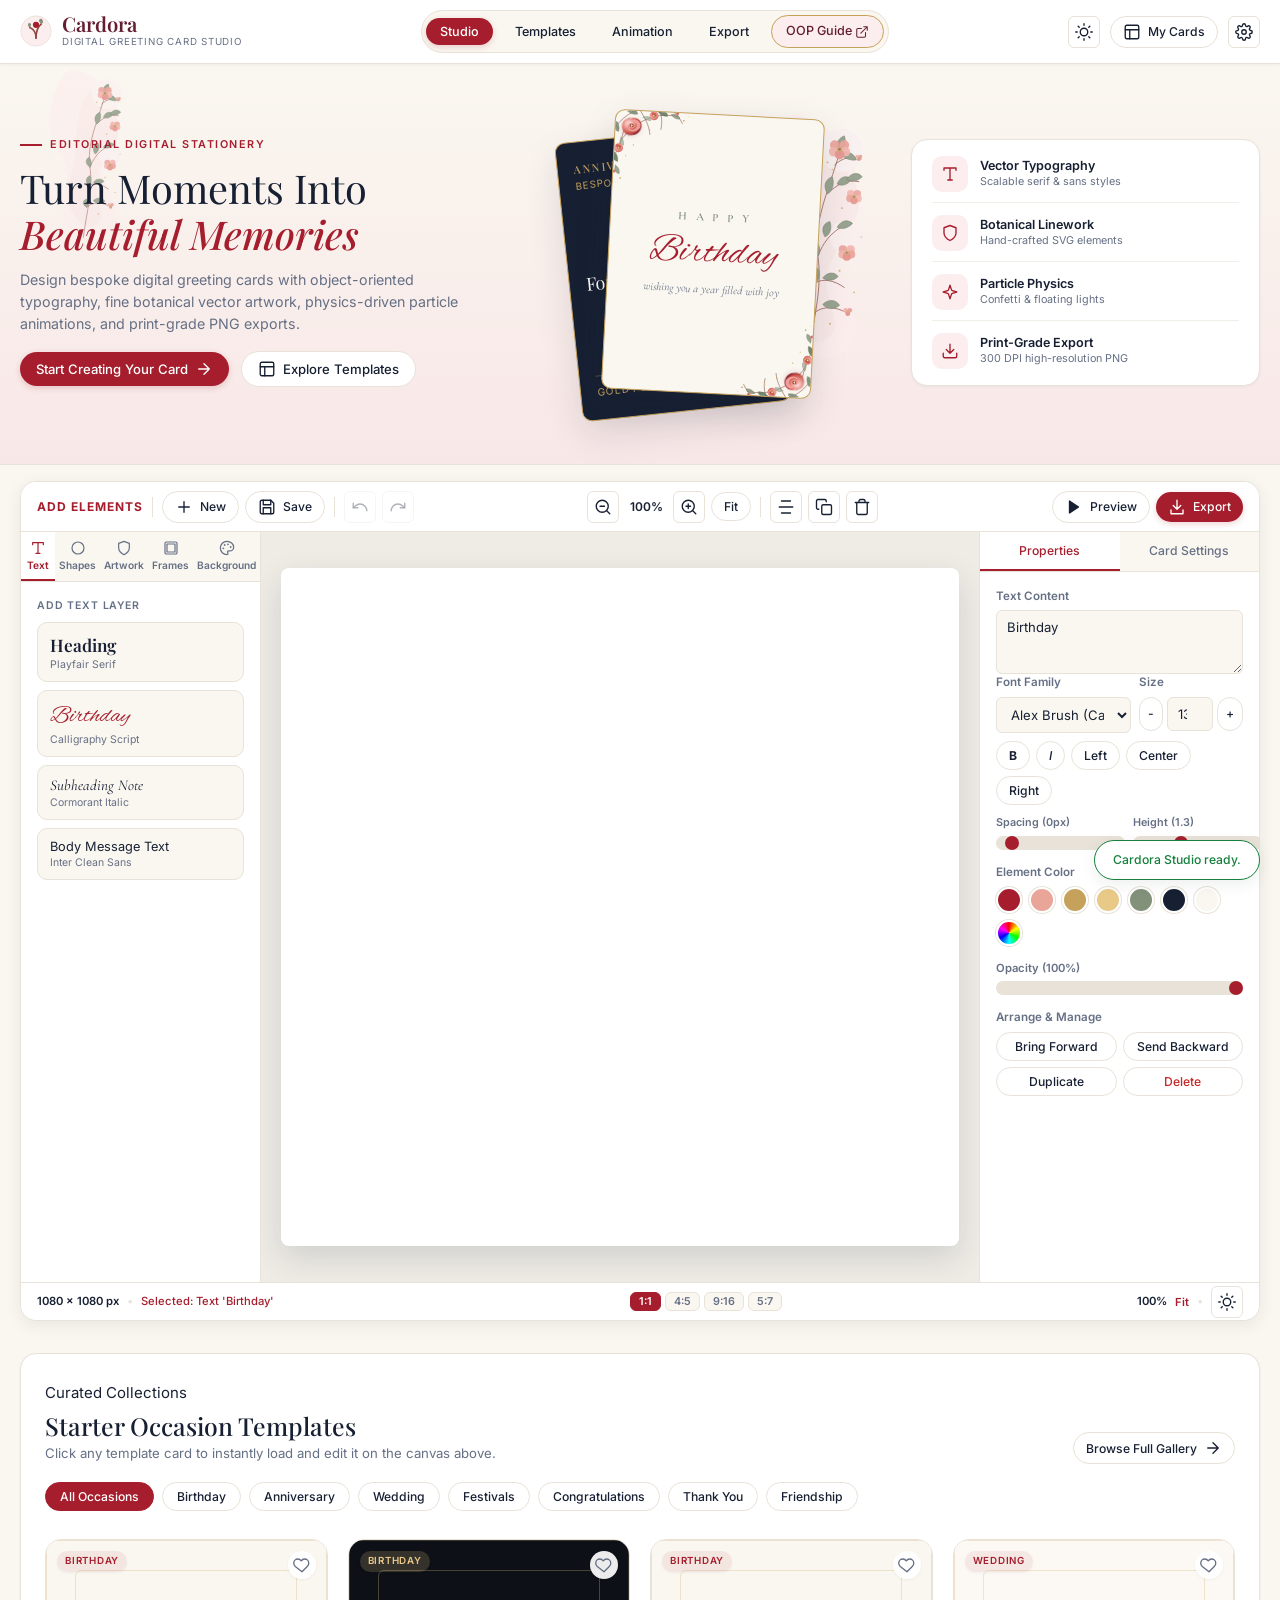
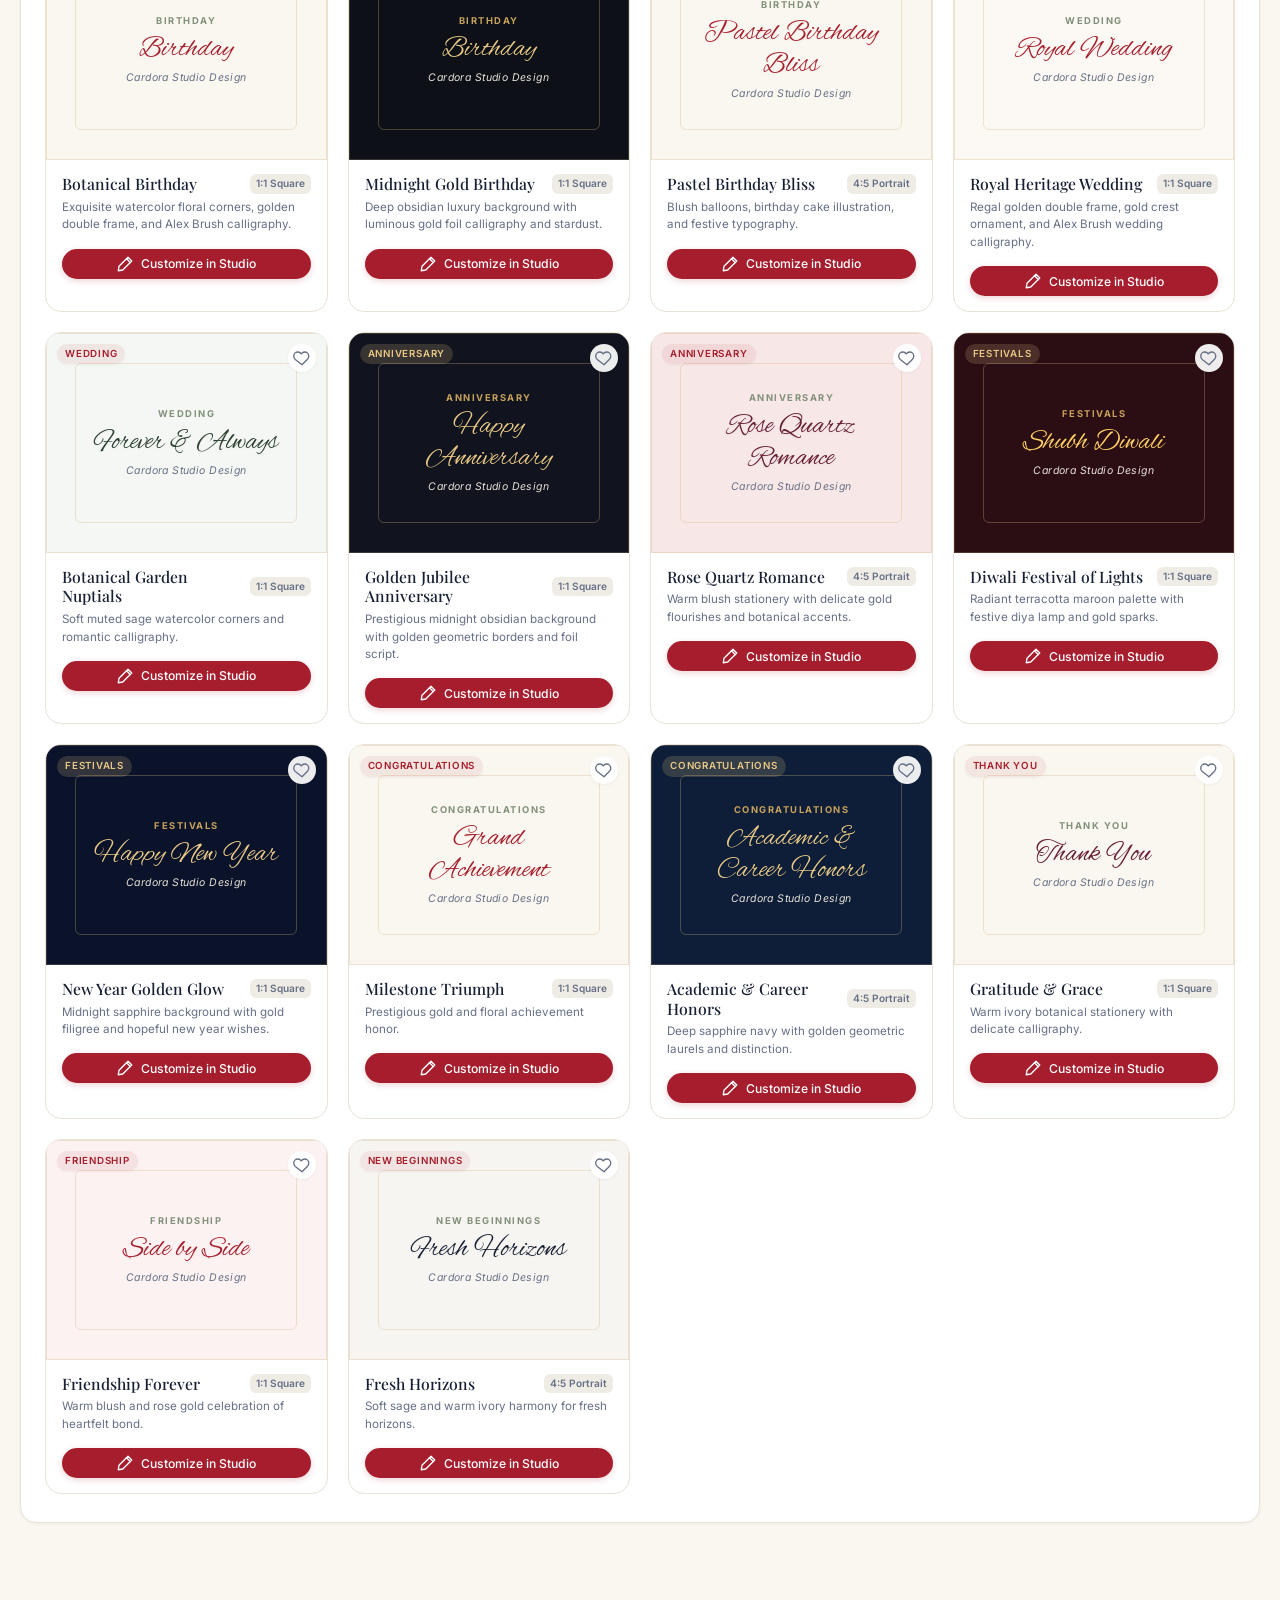
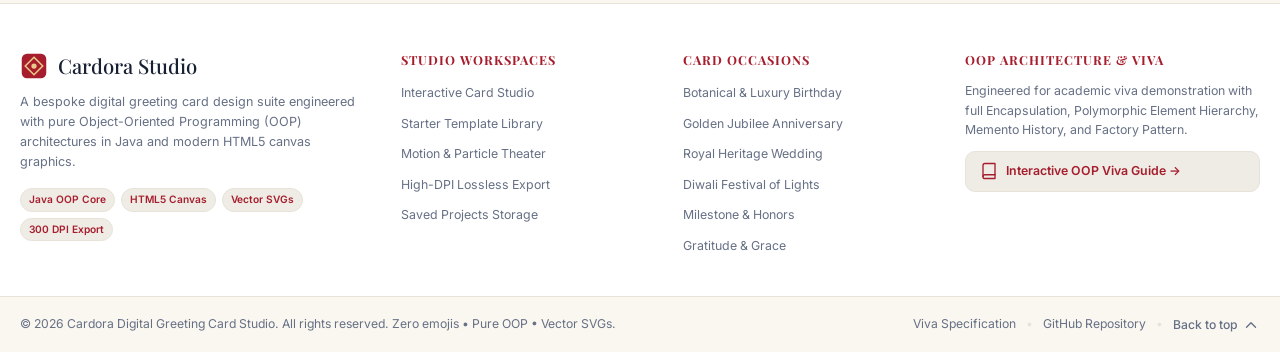
<file: index.html>
<!doctype html>
<html lang="en">
<head>
  <meta charset="UTF-8">
  <meta name="viewport" content="width=device-width, initial-scale=1.0">
  <meta name="theme-color" content="#A61E2D">
  <title>Cardora — Digital Greeting Card Studio</title>
  <meta name="description" content="Design bespoke digital greeting cards with Object-Oriented software architecture, botanical vector illustrations, dynamic motion, and high-DPI export.">
  <link rel="icon" type="image/svg+xml" href="assets/illustrations/botanical-sidebar.svg">
  
  <!-- Premium Stationery Typography: Serif, Editorial, and Calligraphy Cursive -->
  <link rel="preconnect" href="https://fonts.googleapis.com">
  <link rel="preconnect" href="https://fonts.gstatic.com" crossorigin>
  <link href="https://fonts.googleapis.com/css2?family=Alex+Brush&family=Cinzel:wght@500;700&family=Cormorant+Garamond:ital,wght@0,400;0,600;1,400;1,600&family=Great+Vibes&family=Inter:wght@400;500;600;700&family=Playfair+Display:ital,wght@0,400;0,600;0,700;1,400;1,600&display=swap" rel="stylesheet">

  <link rel="stylesheet" href="src/styles.css">
  <script type="module" src="src/app.js"></script>
</head>
<body>

  <!-- Site Compact Header -->
  <header class="site-header" id="site-header">
    <div class="container header-inner">
      <a href="#studio" class="brand" aria-label="Cardora Studio Home">
        <!-- Botanical Sprout Brand Mark -->
        <svg class="brand-symbol" viewBox="0 0 36 36" fill="none" aria-hidden="true">
          <circle cx="18" cy="18" r="17" fill="#FCEEEE" stroke="#E8E2D8"/>
          <path d="M18 26 C18 19 19 14 24 10" stroke="#8C4A42" stroke-width="2" stroke-linecap="round"/>
          <path d="M18 26 C18 20 16 16 11 14" stroke="#8C4A42" stroke-width="1.8" stroke-linecap="round"/>
          <path d="M24 10 C21 8 20 5 24 4 C27 7 26 9 24 10 Z" fill="#81917A"/>
          <path d="M11 14 C13 12 13 9 10 9 C8 11 9 13 11 14 Z" fill="#81917A"/>
          <circle cx="18" cy="11" r="3.5" fill="#A61E2D"/>
        </svg>
        <div class="brand-text">
          <span class="brand-name">Cardora</span>
          <span class="brand-desc">Digital Greeting Card Studio</span>
        </div>
      </a>

      <!-- View Switcher Tabs -->
      <nav class="nav-links" id="main-nav" aria-label="Application Views">
        <button class="nav-link active" data-view="studio">Studio</button>
        <button class="nav-link" data-view="templates">Templates</button>
        <button class="nav-link" data-view="animation">Animation</button>
        <button class="nav-link" data-view="export">Export</button>
        <a href="oops-guide.html" class="nav-link highlight-link" title="View Detailed OOP Architecture">
          <span>OOP Guide</span>
          <svg class="icon" style="width: 14px; height: 14px;" viewBox="0 0 24 24"><path d="M18 13v6a2 2 0 0 1-2 2H5a2 2 0 0 1-2-2V8a2 2 0 0 1 2-2h6M15 3h6v6M10 14 21 3"/></svg>
        </a>
      </nav>

      <!-- Header Utilities & Theme Switcher -->
      <div class="header-actions">
        <!-- Theme Toggle (Light / Dark) -->
        <button class="btn btn-icon theme-toggle-btn" id="theme-toggle-header" title="Toggle Light / Dark Mode" aria-label="Toggle Theme">
          <svg class="icon theme-icon-sun" viewBox="0 0 24 24"><circle cx="12" cy="12" r="5"/><path d="M12 1v2M12 21v2M4.22 4.22l1.42 1.42M18.36 18.36l1.42 1.42M1 12h2M21 12h2M4.22 19.78l1.42-1.42M18.36 5.64l1.42-1.42"/></svg>
          <svg class="icon theme-icon-moon" style="display:none;" viewBox="0 0 24 24"><path d="M21 12.79A9 9 0 1 1 11.21 3 7 7 0 0 0 21 12.79z"/></svg>
        </button>

        <button class="btn btn-secondary btn-sm" id="nav-my-cards">
          <svg class="icon" viewBox="0 0 24 24"><rect x="3" y="3" width="18" height="18" rx="2"/><path d="M3 9h18M9 21V9"/></svg>
          <span>My Cards</span>
        </button>
        <button class="btn btn-icon" id="nav-settings" title="Settings">
          <svg class="icon" viewBox="0 0 24 24"><circle cx="12" cy="12" r="3"/><path d="M19.4 15a1.65 1.65 0 0 0 .33 1.82l.06.06a2 2 0 0 1 0 2.83 2 2 0 0 1-2.83 0l-.06-.06a1.65 1.65 0 0 0-1.82-.33 1.65 1.65 0 0 0-1 1.51V21a2 2 0 0 1-2 2 2 2 0 0 1-2-2v-.09A1.65 1.65 0 0 0 9 19.4a1.65 1.65 0 0 0-1.82.33l-.06.06a2 2 0 0 1-2.83 0 2 2 0 0 1 0-2.83l.06-.06a1.65 1.65 0 0 0 .33-1.82 1.65 1.65 0 0 0-1.51-1H3a2 2 0 0 1-2-2 2 2 0 0 1 2-2h.09A1.65 1.65 0 0 0 4.6 9a1.65 1.65 0 0 0-.33-1.82l-.06-.06a2 2 0 0 1 0-2.83 2 2 0 0 1 2.83 0l.06.06a1.65 1.65 0 0 0 1.82.33H9a1.65 1.65 0 0 0 1-1.51V3a2 2 0 0 1 2-2 2 2 0 0 1 2 2v.09a1.65 1.65 0 0 0 1 1.51 1.65 1.65 0 0 0 1.82-.33l.06-.06a2 2 0 0 1 2.83 0 2 2 0 0 1 0 2.83l-.06.06a1.65 1.65 0 0 0-.33 1.82V9a1.65 1.65 0 0 0 1.51 1H21a2 2 0 0 1 2 2 2 2 0 0 1-2 2h-.09a1.65 1.65 0 0 0-1.51 1z"/></svg>
        </button>
        <button class="btn btn-icon mobile-menu-btn" id="mobile-toggle" aria-label="Open menu">
          <svg class="icon" viewBox="0 0 24 24"><path d="M4 6h16M4 12h16M4 18h16"/></svg>
        </button>
      </div>
    </div>
  </header>

  <!-- Mobile Drawer -->
  <div class="modal-backdrop" id="mobile-drawer" aria-hidden="true">
    <div class="modal-dialog" style="max-width: 300px; height: 100%; border-radius: 0; position: fixed; left: 0; top: 0;">
      <div class="modal-header">
        <span class="brand-name">Cardora</span>
        <button class="btn btn-icon" id="close-drawer" aria-label="Close menu">
          <svg class="icon" viewBox="0 0 24 24"><path d="m6 6 12 12M18 6 6 18"/></svg>
        </button>
      </div>
      <div class="modal-body" style="justify-content: space-between;">
        <nav style="display: flex; flex-direction: column; gap: 12px;">
          <button class="drawer-link nav-link active" data-view="studio" style="text-align: left; width: 100%;">Studio</button>
          <button class="drawer-link nav-link" data-view="templates" style="text-align: left; width: 100%;">Templates</button>
          <button class="drawer-link nav-link" data-view="animation" style="text-align: left; width: 100%;">Animation</button>
          <button class="drawer-link nav-link" data-view="export" style="text-align: left; width: 100%;">Export</button>
          <a href="oops-guide.html" class="nav-link highlight-link" style="display: block; text-align: left;">OOP Guide</a>
        </nav>
      </div>
    </div>
  </div>

  <main>
    <!-- =======================================================================
         HERO SECTION: 3-COLUMN EDITORIAL STATIONERY SHOWCASE (EXACT TO REFERENCE)
         ======================================================================= -->
    <section class="hero-section" id="hero" aria-labelledby="hero-title">
      <!-- Decorative Botanical Sprig in Top-Left Corner -->
      <img src="assets/illustrations/botanical-sidebar.svg" alt="" class="hero-corner-botanical" aria-hidden="true" />

      <div class="container hero-grid-3col">
        <!-- Column 1: Copy & CTAs -->
        <div class="hero-copy">
          <div class="eyebrow">
            <span class="eyebrow-line"></span>
            <span>EDITORIAL DIGITAL STATIONERY</span>
          </div>
          <h1 class="hero-title" id="hero-title">
            Turn Moments Into <span class="accent">Beautiful Memories</span>
          </h1>
          <p class="hero-subtitle">
            Design bespoke digital greeting cards with object-oriented typography, fine botanical vector artwork, physics-driven particle animations, and print-grade PNG exports.
          </p>
          <div class="hero-ctas">
            <button class="btn btn-primary" id="hero-create-btn">
              <span>Start Creating Your Card</span>
              <svg class="icon" viewBox="0 0 24 24"><path d="M5 12h14M12 5l7 7-7 7"/></svg>
            </button>
            <button class="btn btn-secondary" id="hero-templates-btn">
              <svg class="icon" viewBox="0 0 24 24"><rect x="3" y="3" width="18" height="18" rx="2"/><path d="M3 9h18M9 21V9"/></svg>
              <span>Explore Templates</span>
            </button>
          </div>
        </div>

        <!-- Column 2: Layered 3D Visual Cards Showcase -->
        <div class="hero-artwork-wrap" aria-hidden="true">
          <div class="artwork-bg-shape"></div>
          <img src="assets/illustrations/botanical-sidebar.svg" alt="" class="artwork-botanical-branch" />

          <!-- Back Card (Anniversary navy & gold) -->
          <div class="card-layer card-layer-back">
            <div>
              <h4>Anniversary</h4>
              <div style="font-size: 0.65rem; color: #C6A15B; letter-spacing: 0.12em; margin-top: 4px;">BESPOKE EDITION</div>
            </div>
            <p>Forever &amp; Always</p>
            <div style="display: flex; justify-content: space-between; align-items: center; border-top: 1px solid rgba(198,161,91,0.35); padding-top: 8px;">
              <span style="font-size: 0.68rem; color: #C6A15B; letter-spacing: 0.08em;">GOLD FOIL ACCENTS</span>
              <svg style="width: 14px; height: 14px; fill: #C6A15B;" viewBox="0 0 24 24"><path d="M12 2l3.09 6.26L22 9.27l-5 4.87 1.18 6.88L12 17.77l-6.18 3.25L7 14.14 2 9.27l6.91-1.01L12 2z"/></svg>
            </div>
          </div>

          <!-- Front Card (Botanical Birthday with Watercolor Floral Corners) -->
          <div class="card-layer card-layer-front">
            <img src="assets/illustrations/watercolor-floral-corner.svg" class="card-front-corner-tl" alt="" />
            <img src="assets/illustrations/watercolor-floral-corner.svg" class="card-front-corner-br" alt="" />
            <div class="card-front-content">
              <div class="card-front-tracked">H A P P Y</div>
              <div class="card-front-title">Birthday</div>
              <div class="card-front-sub">wishing you a year filled with joy</div>
            </div>
          </div>
        </div>

        <!-- Column 3: 4-Item Feature List (Inside Hero exactly as shown in screenshot) -->
        <div class="hero-features-col">
          <div class="hero-feature-item">
            <div class="feature-icon-badge">
              <svg class="icon" viewBox="0 0 24 24"><path d="M4 7V4h16v3M9 20h6M12 4v16"/></svg>
            </div>
            <div class="feature-text">
              <h4>Vector Typography</h4>
              <p>Scalable serif &amp; sans styles</p>
            </div>
          </div>

          <div class="hero-feature-item">
            <div class="feature-icon-badge">
              <svg class="icon" viewBox="0 0 24 24"><path d="M12 22s8-4 8-10V5l-8-3-8 3v7c0 6 8 10 8 10z"/></svg>
            </div>
            <div class="feature-text">
              <h4>Botanical Linework</h4>
              <p>Hand-crafted SVG elements</p>
            </div>
          </div>

          <div class="hero-feature-item">
            <div class="feature-icon-badge">
              <svg class="icon" viewBox="0 0 24 24"><path d="m12 3-1.9 5.8a2 2 0 0 1-1.3 1.3L3 12l5.8 1.9a2 2 0 0 1 1.3 1.3L12 21l1.9-5.8a2 2 0 0 1 1.3-1.3L21 12l-5.8-1.9a2 2 0 0 1-1.3-1.3L12 3z"/></svg>
            </div>
            <div class="feature-text">
              <h4>Particle Physics</h4>
              <p>Confetti &amp; floating lights</p>
            </div>
          </div>

          <div class="hero-feature-item">
            <div class="feature-icon-badge">
              <svg class="icon" viewBox="0 0 24 24"><path d="M21 15v4a2 2 0 0 1-2 2H5a2 2 0 0 1-2-2v-4M7 10l5 5 5-5M12 15V3"/></svg>
            </div>
            <div class="feature-text">
              <h4>Print-Grade Export</h4>
              <p>300 DPI high-resolution PNG</p>
            </div>
          </div>
        </div>
      </div>
    </section>

    <!-- =======================================================================
         VIEW 1: CARD STUDIO (DEFAULT ACTIVE VIEW)
         ======================================================================= -->
    <section class="app-view is-visible studio-wrap" id="view-studio">
      <div class="container">
        <div class="editor-workspace">
          <!-- Top Studio Toolbar -->
          <div class="editor-toolbar">
            <div class="toolbar-group">
              <span class="toolbar-brand-label">Add Elements</span>
              <div class="toolbar-sep"></div>
              <button class="btn btn-secondary btn-sm" id="tool-new" title="New Blank Card">
                <svg class="icon" viewBox="0 0 24 24"><path d="M12 5v14M5 12h14"/></svg>
                <span>New</span>
              </button>
              <button class="btn btn-secondary btn-sm" id="tool-save" title="Save Project">
                <svg class="icon" viewBox="0 0 24 24"><path d="M19 21H5a2 2 0 0 1-2-2V5a2 2 0 0 1 2-2h12l4 4v12a2 2 0 0 1-2 2Z"/><path d="M7 3v6h10V3M7 21v-8h10v8"/></svg>
                <span>Save</span>
              </button>
              <div class="toolbar-sep"></div>
              <button class="btn-icon" id="tool-undo" title="Undo (Ctrl+Z)" disabled>
                <svg class="icon" viewBox="0 0 24 24"><path d="M3 7v6h6"/><path d="M21 17a9 9 0 0 0-9-9 9 9 0 0 0-6 2.3L3 13"/></svg>
              </button>
              <button class="btn-icon" id="tool-redo" title="Redo (Ctrl+Y)" disabled>
                <svg class="icon" viewBox="0 0 24 24"><path d="M21 7v6h-6"/><path d="M3 17a9 9 0 0 1 9-9 9 9 0 0 1 6 2.3L21 13"/></svg>
              </button>
            </div>

            <!-- Center Zoom & Alignment Controls -->
            <div class="toolbar-group">
              <button class="btn-icon" id="tool-zoom-out" title="Zoom Out">
                <svg class="icon" viewBox="0 0 24 24"><circle cx="11" cy="11" r="8"/><path d="m21 21-4.35-4.35M8 11h6"/></svg>
              </button>
              <span class="zoom-indicator" id="zoom-value">100%</span>
              <button class="btn-icon" id="tool-zoom-in" title="Zoom In">
                <svg class="icon" viewBox="0 0 24 24"><circle cx="11" cy="11" r="8"/><path d="m21 21-4.35-4.35M11 8v6M8 11h6"/></svg>
              </button>
              <button class="btn btn-secondary btn-sm" id="tool-fit" title="Fit to Stage">Fit</button>
              <div class="toolbar-sep"></div>
              <button class="btn-icon" id="tool-align-center-quick" title="Center Selected Element">
                <svg class="icon" viewBox="0 0 24 24"><path d="M18 4H6M21 12H3M18 20H6"/></svg>
              </button>
              <button class="btn-icon" id="tool-dup-quick" title="Duplicate Selected">
                <svg class="icon" viewBox="0 0 24 24"><rect x="9" y="9" width="13" height="13" rx="2"/><path d="M5 15H4a2 2 0 0 1-2-2V4a2 2 0 0 1 2-2h9a2 2 0 0 1 2 2v1"/></svg>
              </button>
              <button class="btn-icon" id="tool-del-quick" title="Delete Selected">
                <svg class="icon" viewBox="0 0 24 24"><path d="M3 6h18M19 6v14a2 2 0 0 1-2 2H7a2 2 0 0 1-2-2V6M8 6V4a2 2 0 0 1 2-2h4a2 2 0 0 1 2 2v2"/></svg>
              </button>
            </div>

            <!-- Right Preview & Export Actions -->
            <div class="toolbar-group">
              <button class="btn btn-secondary btn-sm" id="tool-to-anim" title="Preview Motion">
                <svg class="icon" viewBox="0 0 24 24"><polygon points="6 4 18 12 6 20 6 4" fill="currentColor"/></svg>
                <span>Preview</span>
              </button>
              <button class="btn btn-primary btn-sm" id="tool-to-export" title="Export Card">
                <svg class="icon" viewBox="0 0 24 24"><path d="M12 3v12m-5-5 5 5 5-5M4 16v5h16v-5"/></svg>
                <span>Export</span>
              </button>
            </div>
          </div>

          <!-- 3-Column Studio Body -->
          <div class="editor-body">
            <!-- Left Elements Palette: Clean Tabbed Navigation -->
            <aside class="editor-panel-left">
              <div class="sidebar-cat-nav">
                <button class="cat-nav-btn active" data-cat-tab="text" title="Typography">
                  <svg class="icon" viewBox="0 0 24 24"><path d="M4 7V4h16v3M9 20h6M12 4v16"/></svg>
                  <span>Text</span>
                </button>
                <button class="cat-nav-btn" data-cat-tab="shapes" title="Shapes & Accents">
                  <svg class="icon" viewBox="0 0 24 24"><circle cx="12" cy="12" r="9"/></svg>
                  <span>Shapes</span>
                </button>
                <button class="cat-nav-btn" data-cat-tab="artwork" title="Botanical Artwork">
                  <svg class="icon" viewBox="0 0 24 24"><path d="M12 22s8-4 8-10V5l-8-3-8 3v7c0 6 8 10 8 10z"/></svg>
                  <span>Artwork</span>
                </button>
                <button class="cat-nav-btn" data-cat-tab="frames" title="Decorative Frames">
                  <svg class="icon" viewBox="0 0 24 24"><rect x="3" y="3" width="18" height="18" rx="2"/><rect x="6" y="6" width="12" height="12"/></svg>
                  <span>Frames</span>
                </button>
                <button class="cat-nav-btn" data-cat-tab="background" title="Card Background">
                  <svg class="icon" viewBox="0 0 24 24"><circle cx="13.5" cy="6.5" r=".5" fill="currentColor"/><circle cx="17.5" cy="10.5" r=".5" fill="currentColor"/><circle cx="8.5" cy="7.5" r=".5" fill="currentColor"/><circle cx="6.5" cy="12.5" r=".5" fill="currentColor"/><path d="M12 2C6.5 2 2 6.5 2 12s4.5 10 10 10c.926 0 1.648-.746 1.648-1.688 0-.437-.18-.835-.437-1.125-.29-.289-.438-.652-.438-1.125a1.64 1.64 0 0 1 1.668-1.668h1.996c3.051 0 5.555-2.503 5.555-5.554C21.965 6.012 17.461 2 12 2z"/></svg>
                  <span>Background</span>
                </button>
              </div>

              <!-- Categorized Panels Content -->
              <div class="elements-scroll">
                <!-- Tab Pane 1: Text -->
                <div class="cat-pane active" id="pane-text">
                  <div class="element-group-title">Add Text Layer</div>
                  <div class="tool-vertical-list">
                    <button class="tool-list-card" id="add-heading-btn">
                      <div class="tool-list-preview" style="font-family: 'Playfair Display', serif; font-size: 1.15rem; font-weight: 600;">Heading</div>
                      <span>Playfair Serif</span>
                    </button>
                    <button class="tool-list-card" id="add-script-btn">
                      <div class="tool-list-preview" style="font-family: 'Alex Brush', cursive; font-size: 1.6rem; color: var(--color-burgundy-primary);">Birthday</div>
                      <span>Calligraphy Script</span>
                    </button>
                    <button class="tool-list-card" id="add-subheading-btn">
                      <div class="tool-list-preview" style="font-family: 'Cormorant Garamond', serif; font-style: italic; font-size: 1rem;">Subheading Note</div>
                      <span>Cormorant Italic</span>
                    </button>
                    <button class="tool-list-card" id="add-text-btn">
                      <div class="tool-list-preview" style="font-family: 'Inter', sans-serif; font-size: 0.85rem;">Body Message Text</div>
                      <span>Inter Clean Sans</span>
                    </button>
                  </div>
                </div>

                <!-- Tab Pane 2: Shapes -->
                <div class="cat-pane" id="pane-shapes" style="display:none;">
                  <div class="element-group-title">Shapes &amp; Accents</div>
                  <div class="tool-grid">
                    <button class="tool-card" id="add-rect-btn">
                      <svg class="icon" viewBox="0 0 24 24"><rect x="3" y="3" width="18" height="18" rx="2"/></svg>
                      <span>Rectangle</span>
                    </button>
                    <button class="tool-card" id="add-circle-btn">
                      <svg class="icon" viewBox="0 0 24 24"><circle cx="12" cy="12" r="9"/></svg>
                      <span>Circle</span>
                    </button>
                    <button class="tool-card" id="add-heart-btn">
                      <svg class="icon" viewBox="0 0 24 24"><path d="M19 14c1.5-1.5 2-3 2-4.5 0-3-2.5-5.5-5.5-5.5-2 0-3.5 1-4.5 2.5C10 5 8.5 4 6.5 4 3.5 4 1 6.5 1 9.5c0 1.5.5 3 2 4.5L12 21l7-7Z"/></svg>
                      <span>Heart</span>
                    </button>
                    <button class="tool-card" id="add-star-btn">
                      <svg class="icon" viewBox="0 0 24 24"><polygon points="12 2 15 8.5 22 9.3 17 14 18.5 21 12 17.5 5.5 21 7 14 2 9.3 9 8.5 12 2"/></svg>
                      <span>Star</span>
                    </button>
                    <button class="tool-card" id="add-diamond-btn">
                      <svg class="icon" viewBox="0 0 24 24"><polygon points="12 2 22 12 12 22 2 12"/></svg>
                      <span>Diamond</span>
                    </button>
                  </div>
                </div>

                <!-- Tab Pane 3: Artwork -->
                <div class="cat-pane" id="pane-artwork" style="display:none;">
                  <div class="element-group-title">Botanical &amp; Vectors</div>
                  <div class="tool-grid">
                    <button class="tool-card" id="add-svg-watercolor-corner">
                      <svg class="icon" viewBox="0 0 24 24"><path d="M12 22s8-4 8-10V5l-8-3-8 3v7c0 6 8 10 8 10z"/></svg>
                      <span>Floral Corner</span>
                    </button>
                    <button class="tool-card" id="add-svg-botanical">
                      <svg class="icon" viewBox="0 0 24 24"><path d="M12 22v-9M12 13c-2-3-6-4-8-3 0 4 2 8 8 3ZM12 9c2-3 6-4 8-3 0 4-2 8-8 3Z"/></svg>
                      <span>Branch</span>
                    </button>
                    <button class="tool-card" id="add-svg-balloons">
                      <svg class="icon" viewBox="0 0 24 24"><ellipse cx="12" cy="10" rx="6" ry="8"/><path d="m12 18-2 3h4l-2-3v3"/></svg>
                      <span>Balloons</span>
                    </button>
                    <button class="tool-card" id="add-svg-cake">
                      <svg class="icon" viewBox="0 0 24 24"><rect x="3" y="11" width="18" height="9" rx="2"/><path d="M7 11V7a2 2 0 0 1 4 0v4M13 11V7a2 2 0 0 1 4 0v4"/></svg>
                      <span>Cake</span>
                    </button>
                    <button class="tool-card" id="add-svg-ornament">
                      <svg class="icon" viewBox="0 0 24 24"><circle cx="12" cy="14" r="8"/><path d="M12 2v4M9 6h6"/></svg>
                      <span>Gold Jewel</span>
                    </button>
                    <button class="tool-card" id="add-svg-lamp">
                      <svg class="icon" viewBox="0 0 24 24"><path d="M9 2h6M10 2v4M14 2v4M6 10h12l-2 10H8L6 10z"/></svg>
                      <span>Lamp</span>
                    </button>
                  </div>
                </div>

                <!-- Tab Pane 4: Frames -->
                <div class="cat-pane" id="pane-frames" style="display:none;">
                  <div class="element-group-title">Geometric &amp; Floral Frames</div>
                  <div class="tool-grid">
                    <button class="tool-card" id="add-frame-gold-double">
                      <svg class="icon" viewBox="0 0 24 24"><rect x="3" y="3" width="18" height="18" rx="2"/><rect x="6" y="6" width="12" height="12"/></svg>
                      <span>Gold Double</span>
                    </button>
                    <button class="tool-card" id="add-frame-floral">
                      <svg class="icon" viewBox="0 0 24 24"><circle cx="12" cy="12" r="8"/><path d="M12 2v4M12 18v4M2 12h4M18 12h4"/></svg>
                      <span>Floral Frame</span>
                    </button>
                    <button class="tool-card" id="add-frame-geometric">
                      <svg class="icon" viewBox="0 0 24 24"><polygon points="12 2 22 12 12 22 2 12"/></svg>
                      <span>Diamond Border</span>
                    </button>
                  </div>
                </div>

                <!-- Tab Pane 5: Background -->
                <div class="cat-pane" id="pane-background" style="display:none;">
                  <div class="element-group-title">Card Palette &amp; Wash</div>
                  <div class="palette-swatches" style="margin-bottom: 12px;">
                    <button class="swatch-btn" style="background:#FAF7F0;" data-bg="#FAF7F0" title="Warm Ivory"></button>
                    <button class="swatch-btn" style="background:#FFFFFF;" data-bg="#FFFFFF" title="Crisp White"></button>
                    <button class="swatch-btn" style="background:#FDF5F5;" data-bg="#FDF5F5" title="Blush Wash"></button>
                    <button class="swatch-btn" style="background:#FCEEEE;" data-bg="#FCEEEE" title="Pale Blush"></button>
                    <button class="swatch-btn" style="background:#0D1117;" data-bg="#0D1117" title="Midnight Obsidian"></button>
                    <button class="swatch-btn" style="background:#172033;" data-bg="#172033" title="Deep Navy"></button>
                    <button class="swatch-btn" style="background:#2C3E2D;" data-bg="#2C3E2D" title="Emerald Botanical"></button>
                    <button class="swatch-btn" style="background:#3D1822;" data-bg="#3D1822" title="Velvet Wine"></button>
                  </div>

                  <div class="field">
                    <label for="bg-pattern-select">Subtle Pattern</label>
                    <select class="form-select" id="bg-pattern-select">
                      <option value="none">None (Clean)</option>
                      <option value="dots">Subtle Gold Dots</option>
                      <option value="lines">Stationery Lines</option>
                    </select>
                  </div>
                </div>
              </div>
            </aside>

            <!-- Central Canvas Stage (Padded & Centered WYSIWYG) -->
            <div class="editor-canvas-stage" id="canvas-stage">
              <div class="card-canvas-container" id="canvas-wrapper">
                <canvas id="card-canvas" width="1080" height="1080"></canvas>
              </div>
            </div>

            <!-- Right Properties Inspector -->
            <aside class="editor-panel-right">
              <div class="inspector-tabs">
                <button class="inspector-tab active" data-tab="element">Properties</button>
                <button class="inspector-tab" data-tab="card">Card Settings</button>
              </div>

              <!-- Element Properties Tab -->
              <div class="inspector-body" id="tab-element-body">
                <div id="no-selection-msg" style="text-align: center; padding: 36px 8px; color: var(--color-text-muted);">
                  <svg class="icon" style="width: 28px; height: 28px; margin-bottom: 8px; stroke: var(--color-border);" viewBox="0 0 24 24"><rect x="3" y="3" width="18" height="18" rx="2"/><path d="M9 12h6M12 9v6"/></svg>
                  <p>Click any item on the card to edit typography, colors, or arrangement.</p>
                </div>

                <div id="selection-controls" style="display: none; flex-direction: column; gap: 14px;">
                  <!-- Text Properties -->
                  <div id="text-props-wrap">
                    <div class="field">
                      <label for="text-content-input">Text Content</label>
                      <textarea class="form-control" id="text-content-input" rows="2"></textarea>
                    </div>

                    <div style="display: grid; grid-template-columns: 1.3fr 1fr; gap: 8px;">
                      <div class="field">
                        <label for="font-family-select">Font Family</label>
                        <select class="form-select" id="font-family-select">
                          <option value="Alex Brush">Alex Brush (Calligraphy)</option>
                          <option value="Playfair Display">Playfair Display (Serif)</option>
                          <option value="Cormorant Garamond">Cormorant Garamond</option>
                          <option value="Great Vibes">Great Vibes (Script)</option>
                          <option value="Cinzel">Cinzel (Luxury Roman)</option>
                          <option value="Inter">Inter (Clean Sans)</option>
                        </select>
                      </div>
                      <div class="field">
                        <label for="font-size-input">Size</label>
                        <div style="display: flex; gap: 4px;">
                          <button class="btn btn-secondary btn-sm" id="btn-font-dec" style="padding: 4px 8px;">-</button>
                          <input type="number" class="form-control" id="font-size-input" min="12" max="200" step="2" style="text-align: center;">
                          <button class="btn btn-secondary btn-sm" id="btn-font-inc" style="padding: 4px 8px;">+</button>
                        </div>
                      </div>
                    </div>

                    <!-- Text Styling Toggles -->
                    <div style="display: flex; gap: 6px; margin-top: 8px; flex-wrap: wrap;">
                      <button class="btn btn-secondary btn-sm" id="btn-bold" title="Toggle Bold"><b>B</b></button>
                      <button class="btn btn-secondary btn-sm" id="btn-italic" title="Toggle Italic" style="font-style: italic;"><i>I</i></button>
                      <button class="btn btn-secondary btn-sm" id="btn-align-left" title="Align Left">Left</button>
                      <button class="btn btn-secondary btn-sm" id="btn-align-center" title="Align Center">Center</button>
                      <button class="btn btn-secondary btn-sm" id="btn-align-right" title="Align Right">Right</button>
                    </div>

                    <!-- Letter Spacing & Line Height Sliders -->
                    <div style="display: grid; grid-template-columns: 1fr 1fr; gap: 8px; margin-top: 10px;">
                      <div class="field">
                        <label for="letter-spacing-slider" style="font-size: 0.72rem;">Spacing (<span id="letter-spacing-val">0</span>px)</label>
                        <input type="range" class="timeline-scrubber" id="letter-spacing-slider" min="-2" max="24" step="1" value="0">
                      </div>
                      <div class="field">
                        <label for="line-height-slider" style="font-size: 0.72rem;">Height (<span id="line-height-val">1.3</span>)</label>
                        <input type="range" class="timeline-scrubber" id="line-height-slider" min="0.8" max="2.2" step="0.1" value="1.3">
                      </div>
                    </div>
                  </div>

                  <!-- Color Swatches & Custom Picker -->
                  <div class="field">
                    <label>Element Color</label>
                    <div class="palette-swatches">
                      <button class="swatch-btn" style="background:#A61E2D;" data-color="#A61E2D" title="Crimson Burgundy"></button>
                      <button class="swatch-btn" style="background:#E8A598;" data-color="#E8A598" title="Soft Rose Blush"></button>
                      <button class="swatch-btn" style="background:#C6A15B;" data-color="#C6A15B" title="Champagne Gold"></button>
                      <button class="swatch-btn" style="background:#E8C988;" data-color="#E8C988" title="Gold Light"></button>
                      <button class="swatch-btn" style="background:#81917A;" data-color="#81917A" title="Sage Olive"></button>
                      <button class="swatch-btn" style="background:#172033;" data-color="#172033" title="Navy Slate"></button>
                      <button class="swatch-btn" style="background:#FAF7F0;" data-color="#FAF7F0" title="Warm Ivory"></button>
                      <label class="custom-color-label" title="Custom Hex Color">
                        <input type="color" id="custom-color-input" value="#A61E2D">
                        <span class="custom-color-swatch"></span>
                      </label>
                    </div>
                  </div>

                  <!-- Opacity Slider -->
                  <div class="field">
                    <label for="opacity-slider" style="font-size: 0.75rem;">Opacity (<span id="opacity-val">100</span>%)</label>
                    <input type="range" class="timeline-scrubber" id="opacity-slider" min="10" max="100" step="5" value="100">
                  </div>

                  <!-- Layer Ordering & Actions -->
                  <div class="field">
                    <label>Arrange &amp; Manage</label>
                    <div style="display: grid; grid-template-columns: 1fr 1fr; gap: 6px;">
                      <button class="btn btn-secondary btn-sm" id="btn-bring-front">Bring Forward</button>
                      <button class="btn btn-secondary btn-sm" id="btn-send-back">Send Backward</button>
                      <button class="btn btn-secondary btn-sm" id="btn-duplicate">Duplicate</button>
                      <button class="btn btn-secondary btn-sm" id="btn-delete" style="color: var(--color-error); border-color: var(--color-border);">Delete</button>
                    </div>
                  </div>
                </div>
              </div>

              <!-- Card Settings Tab -->
              <div class="inspector-body" id="tab-card-body" style="display: none;">
                <div class="field">
                  <label for="card-title-input">Card Title</label>
                  <input type="text" class="form-control" id="card-title-input" value="Botanical Birthday">
                </div>

                <div class="field">
                  <label>Card Aspect Ratio</label>
                  <div class="ratio-pill-grid">
                    <button class="ratio-pill-btn active" data-ratio="square">Square 1:1</button>
                    <button class="ratio-pill-btn" data-ratio="portrait">Portrait 4:5</button>
                    <button class="ratio-pill-btn" data-ratio="story">Story 9:16</button>
                    <button class="ratio-pill-btn" data-ratio="folded">Folded 5:7</button>
                  </div>
                </div>

                <div class="field">
                  <label>Card Background</label>
                  <div class="palette-swatches">
                    <button class="swatch-btn" style="background:#FAF7F0;" data-bg="#FAF7F0" title="Warm Ivory"></button>
                    <button class="swatch-btn" style="background:#FFFFFF;" data-bg="#FFFFFF" title="Crisp White"></button>
                    <button class="swatch-btn" style="background:#FDF5F5;" data-bg="#FDF5F5" title="Blush Rose"></button>
                    <button class="swatch-btn" style="background:#FCEEEE;" data-bg="#FCEEEE" title="Pale Blush"></button>
                    <button class="swatch-btn" style="background:#0D1117;" data-bg="#0D1117" title="Midnight Obsidian"></button>
                    <button class="swatch-btn" style="background:#172033;" data-bg="#172033" title="Deep Navy"></button>
                  </div>
                </div>

                <div class="field">
                  <label for="bg-pattern-select-card">Paper Texture</label>
                  <select class="form-select" id="bg-pattern-select-card">
                    <option value="none">Clean Smooth</option>
                    <option value="dots">Gold Stardust Dots</option>
                    <option value="lines">Stationery Lines</option>
                  </select>
                </div>
              </div>
            </aside>
          </div>

          <!-- Studio Bottom Status Bar (Resolutions, Active Element, Theme Switcher) -->
          <div class="editor-status-bar">
            <div class="status-left">
              <span class="status-badge" id="status-card-size">1080 × 1080 px (1:1 Square)</span>
              <span class="status-sep">•</span>
              <span class="status-selection" id="status-selection">Selected: Text 'Birthday'</span>
            </div>

            <div class="status-center">
              <div class="ratio-quick-pills">
                <button class="quick-pill active" data-ratio="square">1:1</button>
                <button class="quick-pill" data-ratio="portrait">4:5</button>
                <button class="quick-pill" data-ratio="story">9:16</button>
                <button class="quick-pill" data-ratio="folded">5:7</button>
              </div>
            </div>

            <div class="status-right">
              <span class="status-zoom-pill" id="status-zoom-pill">100%</span>
              <button class="btn-text-sm" id="status-fit-btn">Fit</button>
              <span class="status-sep">•</span>
              <button class="btn btn-icon btn-sm theme-toggle-btn" id="theme-toggle-bottom" title="Toggle Dark/Light Mode">
                <svg class="icon theme-icon-sun" viewBox="0 0 24 24"><circle cx="12" cy="12" r="5"/><path d="M12 1v2M12 21v2M4.22 4.22l1.42 1.42M18.36 18.36l1.42 1.42M1 12h2M21 12h2M4.22 19.78l1.42-1.42M18.36 5.64l1.42-1.42"/></svg>
                <svg class="icon theme-icon-moon" style="display:none;" viewBox="0 0 24 24"><path d="M21 12.79A9 9 0 1 1 11.21 3 7 7 0 0 0 21 12.79z"/></svg>
              </button>
            </div>
          </div>
        </div>

        <!-- ===================================================================
             FEATURED TEMPLATE SHOWCASE SECTION (IN STUDIO)
             =================================================================== -->
        <div class="studio-showcase-section" id="studio-showcase-section">
          <div class="showcase-header">
            <div class="showcase-title-area">
              <span class="eyebrow-chip">Curated Collections</span>
              <h2 class="serif-heading" style="font-size: 1.65rem; margin: 6px 0 3px 0;">Starter Occasion Templates</h2>
              <p style="color: var(--color-text-muted); font-size: 0.88rem; margin: 0;">Click any template card to instantly load and edit it on the canvas above.</p>
            </div>
            <div class="showcase-header-actions">
              <button class="btn btn-secondary btn-sm" id="btn-showcase-view-all">
                <span>Browse Full Gallery</span>
                <svg class="icon" viewBox="0 0 24 24"><path d="M5 12h14m-7-7 7 7-7 7"/></svg>
              </button>
            </div>
          </div>

          <div class="showcase-categories-bar" id="showcase-category-chips">
            <button class="chip-btn active" data-showcase-cat="All">All Occasions</button>
            <button class="chip-btn" data-showcase-cat="Birthday">Birthday</button>
            <button class="chip-btn" data-showcase-cat="Anniversary">Anniversary</button>
            <button class="chip-btn" data-showcase-cat="Wedding">Wedding</button>
            <button class="chip-btn" data-showcase-cat="Festivals">Festivals</button>
            <button class="chip-btn" data-showcase-cat="Congratulations">Congratulations</button>
            <button class="chip-btn" data-showcase-cat="Thank You">Thank You</button>
            <button class="chip-btn" data-showcase-cat="Friendship">Friendship</button>
          </div>

          <div class="showcase-grid" id="showcase-grid">
            <!-- Dynamically populated by app.js -->
          </div>
        </div>

      </div>
    </section>

    <!-- =======================================================================
         VIEW 2: TEMPLATE GALLERY
         ======================================================================= -->
    <section class="app-view templates-wrap" id="view-templates">
      <div class="container">
        <div class="view-head">
          <h2>Starter Templates</h2>
          <p>Choose an occasion design to open and customize in the Studio.</p>
        </div>

        <div class="filter-bar-wrap">
          <div class="category-chips" id="category-chips">
            <button class="chip-btn active" data-cat="All">All</button>
            <button class="chip-btn" data-cat="Birthday">Birthday</button>
            <button class="chip-btn" data-cat="Anniversary">Anniversary</button>
            <button class="chip-btn" data-cat="Festivals">Festivals</button>
            <button class="chip-btn" data-cat="Congratulations">Congratulations</button>
            <button class="chip-btn" data-cat="Thank You">Thank You</button>
            <button class="chip-btn" data-cat="Friendship">Friendship</button>
            <button class="chip-btn" data-cat="New Beginnings">New Beginnings</button>
          </div>

          <div class="search-box">
            <svg class="icon" viewBox="0 0 24 24"><circle cx="11" cy="11" r="8"/><path d="m21 21-4.35-4.35"/></svg>
            <input type="search" id="template-search" placeholder="Search templates…" aria-label="Search templates">
          </div>
        </div>

        <div class="templates-grid" id="templates-grid">
          <!-- Populated by TemplateService -->
        </div>
      </div>
    </section>

    <!-- =======================================================================
         VIEW 3: ANIMATION PREVIEW
         ======================================================================= -->
    <section class="app-view animation-wrap" id="view-animation">
      <div class="container">
        <div class="view-head">
          <h2>Bring Your Card to Life</h2>
          <p>Preview motion transitions and physics-based particle effects.</p>
        </div>

        <div class="anim-theater">
          <!-- Theater Canvas & Scrubber -->
          <div class="anim-stage-wrap">
            <div class="anim-canvas-container">
              <canvas id="anim-canvas" width="1080" height="1350"></canvas>
            </div>

            <div class="anim-timeline-bar">
              <button class="btn btn-icon" id="anim-play-btn" title="Play / Pause">
                <svg class="icon" viewBox="0 0 24 24"><polygon points="6 4 18 12 6 20 6 4" fill="currentColor"/></svg>
              </button>
              <button class="btn btn-icon" id="anim-restart-btn" title="Restart">
                <svg class="icon" viewBox="0 0 24 24"><path d="M3 12a9 9 0 1 0 9-9 9.75 9.75 0 0 0-6.74 2.74L3 8"/><path d="M3 3v5h5"/></svg>
              </button>
              <input type="range" class="timeline-scrubber" id="timeline-scrubber" min="0" max="100" value="0">
              <span id="anim-time-label" style="font-size: 0.8rem; font-weight: 500; color: var(--color-text-muted);">0.0s</span>
            </div>
          </div>

          <!-- Controls -->
          <div class="anim-controls-panel">
            <div class="control-block">
              <div class="control-block-title">Entrance Transition</div>
              <select class="form-select" id="anim-entrance-select">
                <option value="slide-up" selected>Slide Up</option>
                <option value="fade-in">Fade In</option>
                <option value="scale-in">Scale In</option>
                <option value="card-open">2.5D Card Fold</option>
                <option value="sequential-reveal">Typography Reveal</option>
              </select>
            </div>

            <div class="control-block">
              <div class="control-block-title">Motion Effect</div>
              <select class="form-select" id="anim-effect-select">
                <option value="floating" selected>Gentle Float</option>
                <option value="border-glow">Gold Border Glow</option>
                <option value="none">Still</option>
              </select>
            </div>

            <div class="control-block">
              <div class="control-block-title">Particle Physics</div>
              <select class="form-select" id="anim-particles-select">
                <option value="petals" selected>Falling Botanical Petals</option>
                <option value="confetti">Celebratory Confetti</option>
                <option value="stars">Twinkling Golden Stars</option>
                <option value="none">No Particles</option>
              </select>
            </div>

            <div class="control-block">
              <div class="control-block-title">Duration</div>
              <div style="display: flex; align-items: center; gap: 10px;">
                <input type="range" class="timeline-scrubber" id="anim-duration-slider" min="1.5" max="6.0" step="0.5" value="3.5">
                <span id="duration-val-label" style="font-size: 0.84rem; font-weight: 600;">3.5s</span>
              </div>
            </div>

            <div style="margin-top: 14px;">
              <button class="btn btn-secondary" id="btn-return-studio" style="width: 100%;">
                <svg class="icon" viewBox="0 0 24 24"><path d="m16 3 5 5-12 12-6 1 1-6Z"/><path d="m14 5 5 5"/></svg>
                <span>Edit Card in Studio</span>
              </button>
            </div>
          </div>
        </div>
      </div>
    </section>

    <!-- =======================================================================
         VIEW 4: EXPORT VIEW
         ======================================================================= -->
    <section class="app-view export-wrap" id="view-export">
      <div class="container">
        <div class="view-head">
          <h2>Export Your Finished Card</h2>
          <p>Download clean, high-resolution snapshots with zero editor controls.</p>
        </div>

        <div class="export-box">
          <div class="export-preview-card">
            <canvas id="export-thumbnail-canvas" width="400" height="500" style="max-width: 100%; max-height: 100%;"></canvas>
          </div>

          <div class="export-form">
            <div class="field">
              <label for="export-format-select">Format</label>
              <select class="form-select" id="export-format-select">
                <option value="image/png" selected>PNG (Lossless Quality)</option>
                <option value="image/jpeg">JPEG (Compressed)</option>
              </select>
            </div>

            <div class="field">
              <label for="export-scale-select">Resolution</label>
              <select class="form-select" id="export-scale-select">
                <option value="1.0">1x Screen Resolution</option>
                <option value="2.0" selected>2x Print Quality (Supersampled)</option>
              </select>
            </div>

            <button class="btn btn-primary" id="download-final-btn" style="padding: 12px 24px; font-size: 1rem;">
              <svg class="icon" viewBox="0 0 24 24"><path d="M12 3v12m-5-5 5 5 5-5M4 16v5h16v-5"/></svg>
              <span>Download Card Image</span>
            </button>
          </div>
        </div>
      </div>
    </section>
  </main>

  <!-- My Projects Modal -->
  <div class="modal-backdrop" id="modal-projects" aria-hidden="true">
    <div class="modal-dialog">
      <div class="modal-header">
        <h3 class="serif-heading" style="font-size: 1.25rem;">Saved Projects</h3>
        <button class="btn btn-icon" id="close-projects-btn" aria-label="Close">
          <svg class="icon" viewBox="0 0 24 24"><path d="m6 6 12 12M18 6 6 18"/></svg>
        </button>
      </div>
      <div class="modal-body" id="projects-list-body">
        <!-- Rendered by ProjectService -->
      </div>
    </div>
  </div>

  <!-- Settings Modal -->
  <div class="modal-backdrop" id="modal-settings" aria-hidden="true">
    <div class="modal-dialog" style="max-width: 440px;">
      <div class="modal-header">
        <h3 class="serif-heading" style="font-size: 1.25rem;">Studio Settings</h3>
        <button class="btn btn-icon" id="close-settings-btn" aria-label="Close">
          <svg class="icon" viewBox="0 0 24 24"><path d="m6 6 12 12M18 6 6 18"/></svg>
        </button>
      </div>
      <div class="modal-body">
        <div class="field">
          <label for="setting-theme-select">Theme</label>
          <select class="form-select" id="setting-theme-select">
            <option value="light" selected>Warm Ivory (Light)</option>
            <option value="dark">Midnight Luxury (Dark)</option>
          </select>
        </div>

        <div class="field">
          <label style="display: flex; align-items: center; gap: 8px; cursor: pointer;">
            <input type="checkbox" id="setting-reduced-motion">
            <span>Reduced Motion (Accessible)</span>
          </label>
        </div>

        <div style="border-top: 1px solid var(--color-border); padding-top: 14px;">
          <button class="btn btn-secondary btn-sm" id="reset-workspace-btn" style="color: var(--color-error); border-color: var(--color-border);">
            Reset Local Storage
          </button>
        </div>
      </div>
    </div>
  </div>

  <!-- Toast Notification Container -->
  <div class="toast-container" id="toast-container" role="status" aria-live="polite"></div>

  <!-- =======================================================================
       PROPER LUXURY EDITORIAL FOOTER
       ======================================================================= -->
  <footer class="site-footer" id="main-site-footer">
    <div class="container footer-content-grid">
      <!-- Col 1: Brand & OOP Architecture -->
      <div class="footer-col brand-col">
        <div class="footer-brand-header">
          <svg class="brand-monogram" viewBox="0 0 32 32" width="28" height="28" aria-hidden="true">
            <rect x="2" y="2" width="28" height="28" rx="6" fill="#A61E2D" />
            <path d="M16 6 L26 16 L16 26 L6 16 Z" fill="none" stroke="#E8C988" stroke-width="1.8" />
            <circle cx="16" cy="16" r="3" fill="#E8C988" />
          </svg>
          <span class="footer-brand-title serif-heading">Cardora Studio</span>
        </div>
        <p class="footer-brand-desc">
          A bespoke digital greeting card design suite engineered with pure Object-Oriented Programming (OOP) architectures in Java and modern HTML5 canvas graphics.
        </p>
        <div class="footer-badges">
          <span class="footer-badge">Java OOP Core</span>
          <span class="footer-badge">HTML5 Canvas</span>
          <span class="footer-badge">Vector SVGs</span>
          <span class="footer-badge">300 DPI Export</span>
        </div>
      </div>

      <!-- Col 2: Studio Workspaces -->
      <div class="footer-col">
        <h4 class="footer-col-title">Studio Workspaces</h4>
        <ul class="footer-nav-list">
          <li><a href="#view-studio" class="footer-nav-link" data-footer-view="studio">Interactive Card Studio</a></li>
          <li><a href="#view-templates" class="footer-nav-link" data-footer-view="templates">Starter Template Library</a></li>
          <li><a href="#view-animation" class="footer-nav-link" data-footer-view="animation">Motion &amp; Particle Theater</a></li>
          <li><a href="#view-export" class="footer-nav-link" data-footer-view="export">High-DPI Lossless Export</a></li>
          <li><a href="#" class="footer-nav-link" id="footer-projects-trigger">Saved Projects Storage</a></li>
        </ul>
      </div>

      <!-- Col 3: Occasion Collections -->
      <div class="footer-col">
        <h4 class="footer-col-title">Card Occasions</h4>
        <ul class="footer-nav-list">
          <li><a href="#view-templates" class="footer-nav-link" data-footer-cat="Birthday">Botanical &amp; Luxury Birthday</a></li>
          <li><a href="#view-templates" class="footer-nav-link" data-footer-cat="Anniversary">Golden Jubilee Anniversary</a></li>
          <li><a href="#view-templates" class="footer-nav-link" data-footer-cat="Wedding">Royal Heritage Wedding</a></li>
          <li><a href="#view-templates" class="footer-nav-link" data-footer-cat="Festivals">Diwali Festival of Lights</a></li>
          <li><a href="#view-templates" class="footer-nav-link" data-footer-cat="Congratulations">Milestone &amp; Honors</a></li>
          <li><a href="#view-templates" class="footer-nav-link" data-footer-cat="Thank You">Gratitude &amp; Grace</a></li>
        </ul>
      </div>

      <!-- Col 4: Viva & Academic Specs -->
      <div class="footer-col">
        <h4 class="footer-col-title">OOP Architecture &amp; Viva</h4>
        <p class="footer-oop-text">
          Engineered for academic viva demonstration with full Encapsulation, Polymorphic Element Hierarchy, Memento History, and Factory Pattern.
        </p>
        <div class="footer-viva-box">
          <a href="oops-guide.html" class="footer-viva-link">
            <svg class="icon" viewBox="0 0 24 24"><path d="M4 19.5A2.5 2.5 0 0 1 6.5 17H20"/><path d="M6.5 2H20v20H6.5A2.5 2.5 0 0 1 4 19.5v-15A2.5 2.5 0 0 1 6.5 2z"/></svg>
            <span>Interactive OOP Viva Guide &rarr;</span>
          </a>
        </div>
      </div>
    </div>

    <!-- Bottom Bar -->
    <div class="footer-bottom-bar">
      <div class="container footer-bottom-inner">
        <p class="copyright-text">
          &copy; 2026 Cardora Digital Greeting Card Studio. All rights reserved. Zero emojis &bull; Pure OOP &bull; Vector SVGs.
        </p>
        <div class="footer-bottom-links">
          <a href="oops-guide.html" class="bottom-link">Viva Specification</a>
          <span class="dot-sep">&bull;</span>
          <a href="https://github.com/shreyatbhojane/miniproject-oops" target="_blank" rel="noopener noreferrer" class="bottom-link">GitHub Repository</a>
          <span class="dot-sep">&bull;</span>
          <button class="back-to-top-btn" id="btn-back-to-top" title="Scroll to Top">
            <span>Back to top</span>
            <svg class="icon" viewBox="0 0 24 24"><path d="m18 15-6-6-6 6"/></svg>
          </button>
        </div>
      </div>
    </div>
  </footer>

</body>
</html>
</file>
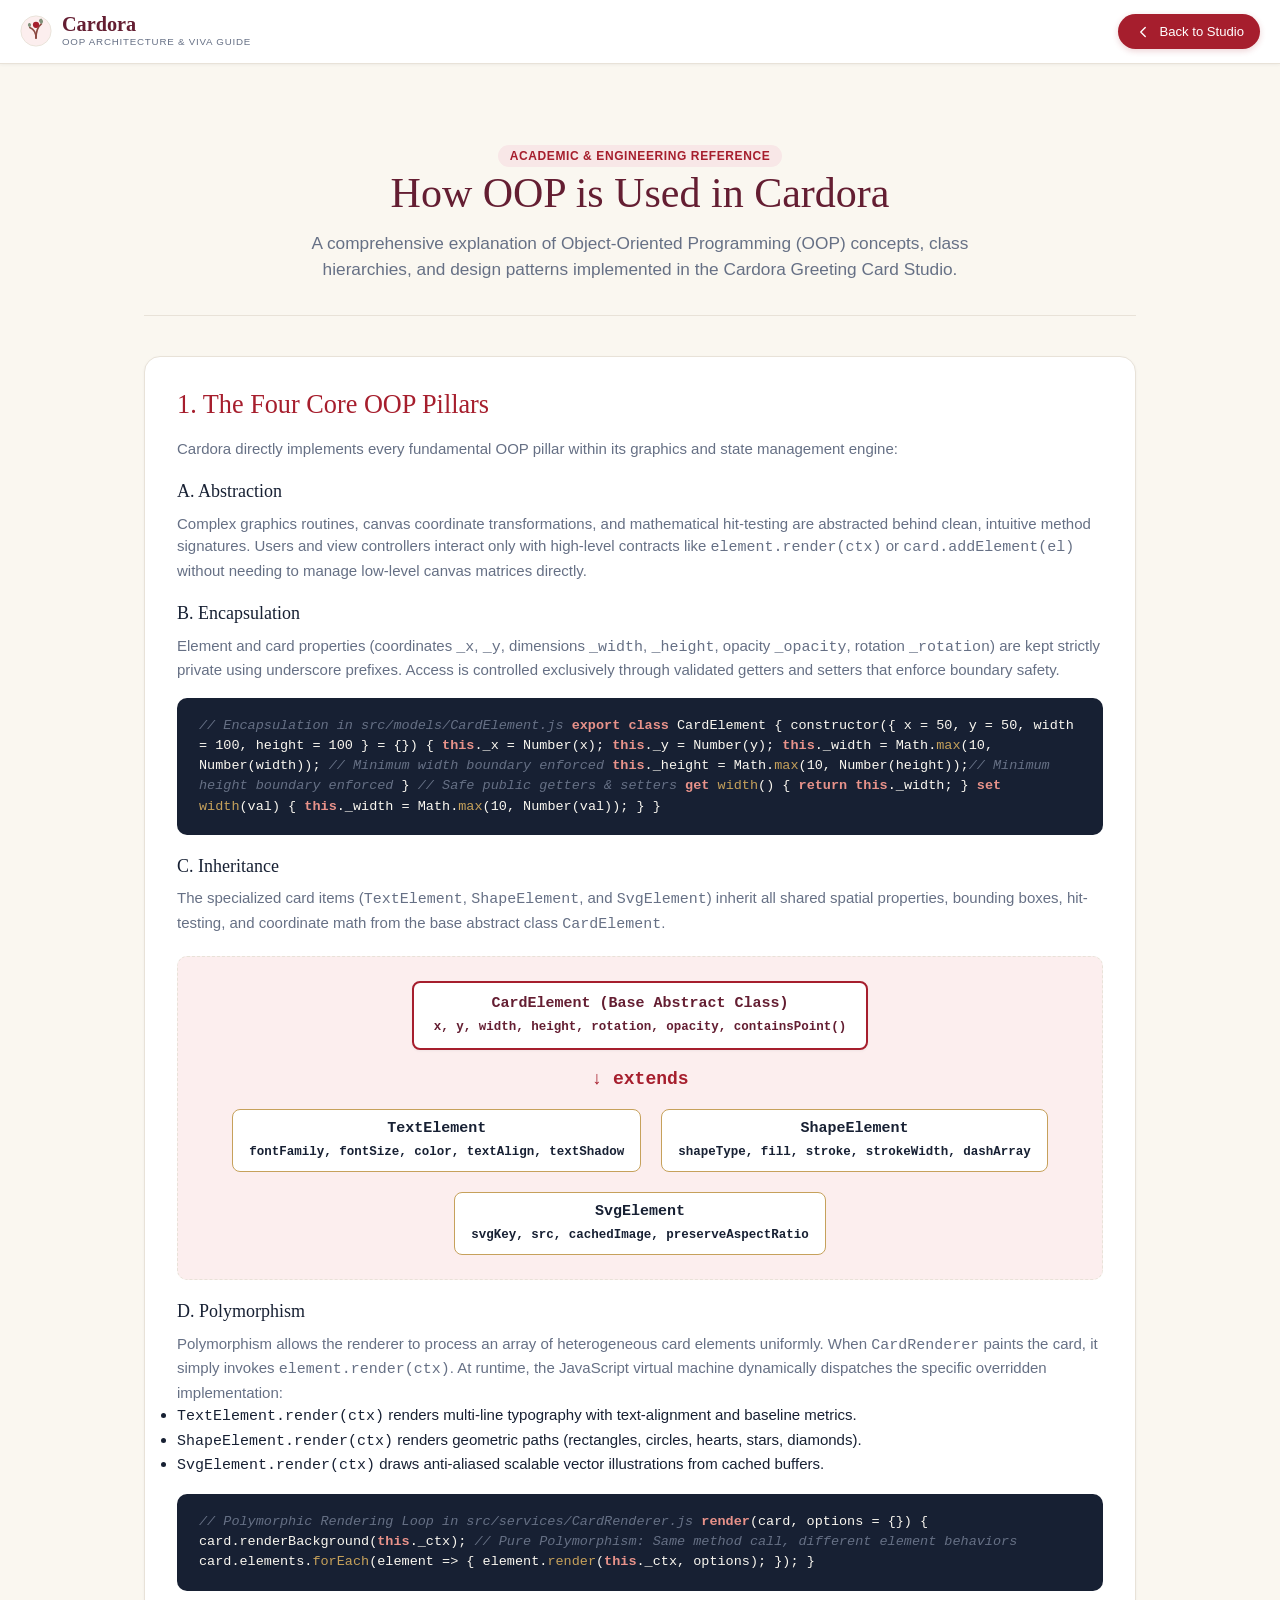
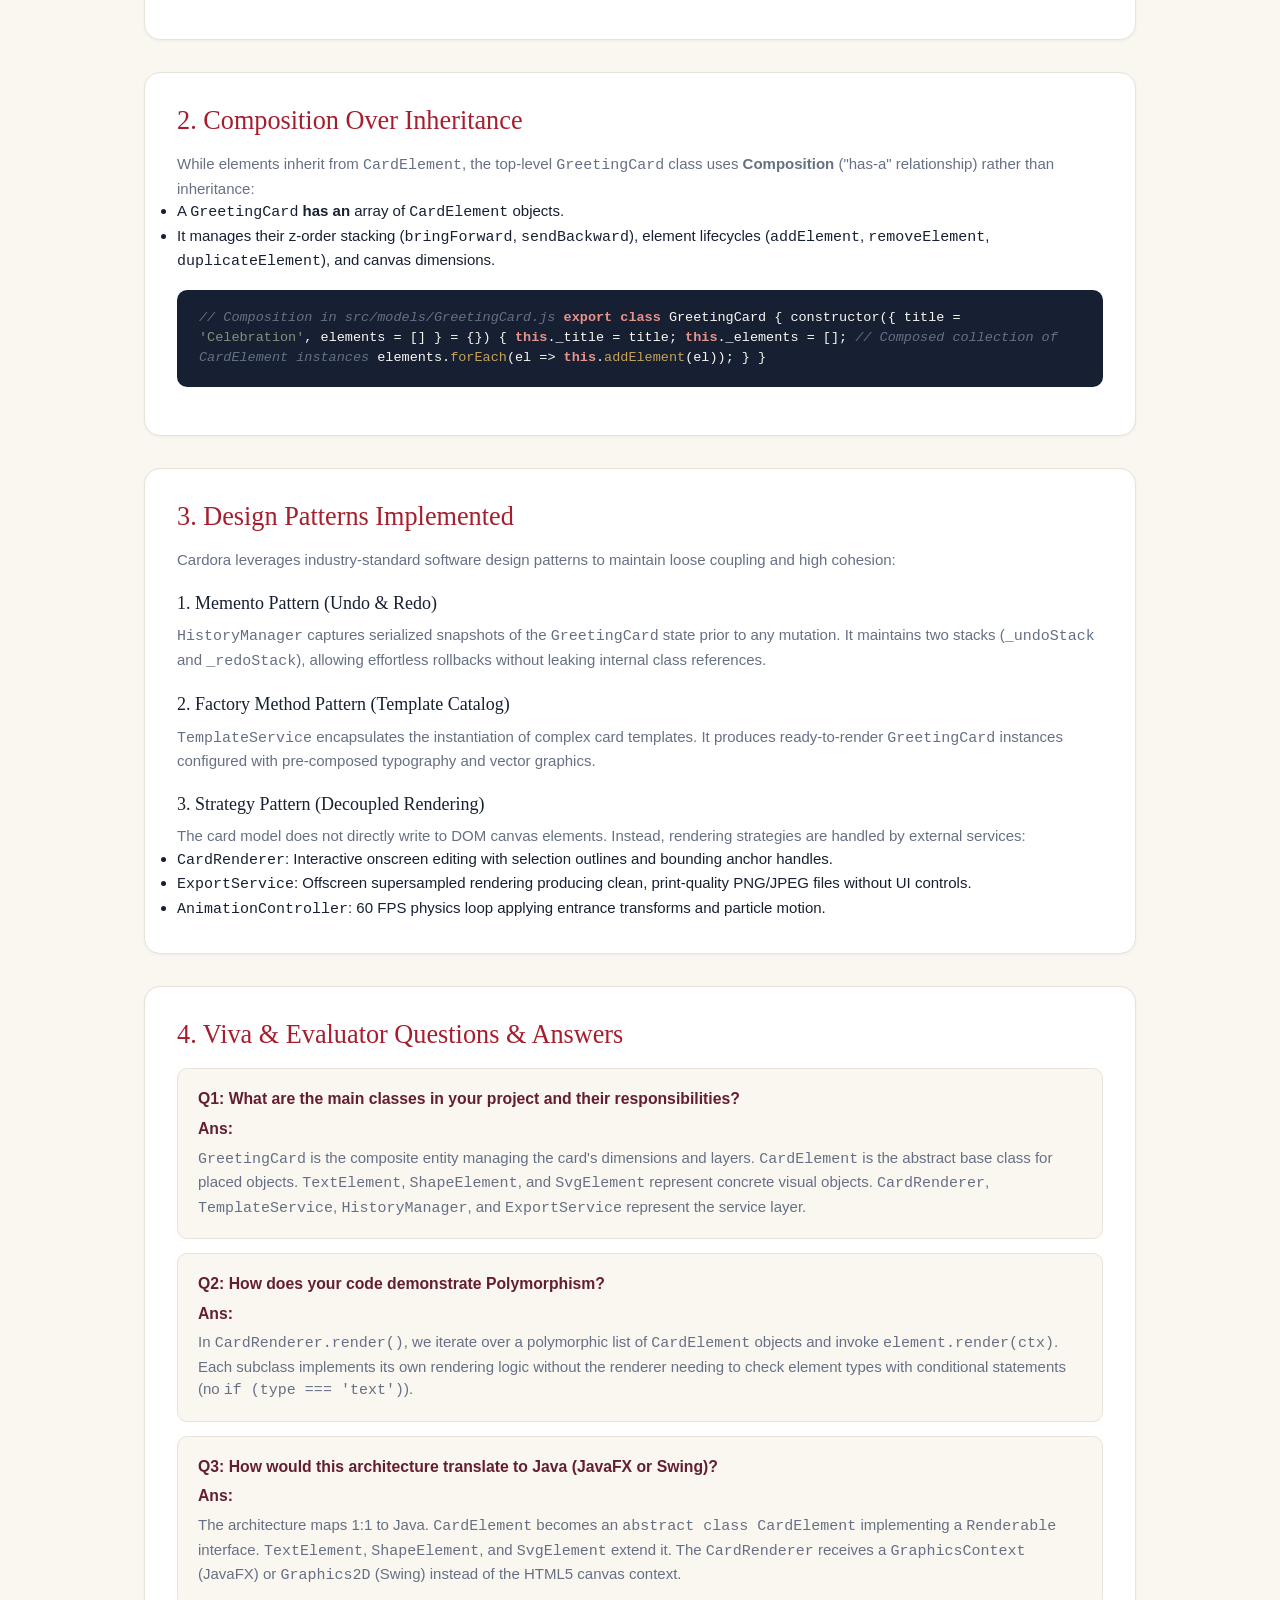
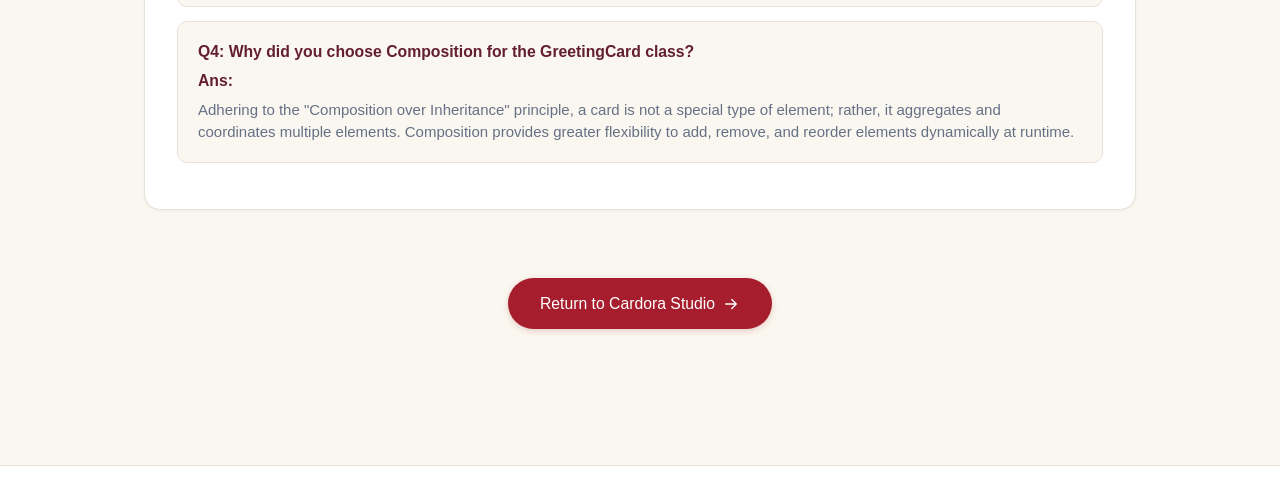
<file: oops-guide.html>
<!doctype html>
<html lang="en">
<head>
  <meta charset="UTF-8">
  <meta name="viewport" content="width=device-width, initial-scale=1.0">
  <meta name="theme-color" content="#A61E2D">
  <title>Cardora — OOP Architecture & Concepts Guide</title>
  <meta name="description" content="Detailed Object-Oriented Programming (OOP) Architecture guide for Cardora Digital Greeting Card Studio. Explains Encapsulation, Inheritance, Polymorphism, Composition, and Design Patterns.">
  <link rel="icon" type="image/svg+xml" href="assets/illustrations/botanical-sidebar.svg">
  <link rel="stylesheet" href="src/styles.css">
  <style>
    .guide-container {
      max-width: 1040px;
      margin: 0 auto;
      padding: 40px 24px 80px;
    }
    .guide-hero {
      text-align: center;
      padding: 40px 0 32px;
      border-bottom: 1px solid var(--color-border);
      margin-bottom: 40px;
    }
    .guide-hero h1 {
      font-size: 2.8rem;
      color: var(--color-burgundy-deep);
      margin-bottom: 12px;
    }
    .guide-hero p {
      font-size: 1.15rem;
      max-width: 680px;
      margin: 0 auto;
    }
    .oop-card {
      background: var(--color-white);
      border: 1px solid var(--color-border);
      border-radius: var(--radius-lg);
      padding: 32px;
      margin-bottom: 32px;
      box-shadow: var(--shadow-sm);
    }
    .oop-card h2 {
      font-size: 1.75rem;
      color: var(--color-burgundy-primary);
      margin-bottom: 16px;
      display: flex;
      align-items: center;
      gap: 12px;
    }
    .oop-card h3 {
      font-size: 1.2rem;
      color: var(--color-text-dark);
      margin: 20px 0 10px;
    }
    .code-block {
      background: #172033;
      color: #FAF7F0;
      padding: 18px 22px;
      border-radius: var(--radius-md);
      font-family: 'Consolas', 'Courier New', monospace;
      font-size: 0.9rem;
      line-height: 1.5;
      overflow-x: auto;
      margin: 16px 0;
    }
    .code-block .kw { color: #E8928A; font-weight: bold; }
    .code-block .fn { color: #C6A15B; }
    .code-block .str { color: #81917A; }
    .code-block .cm { color: #667085; font-style: italic; }
    .diagram-box {
      background: var(--color-blush-surface);
      border: 1px dashed var(--color-border);
      border-radius: var(--radius-md);
      padding: 24px;
      margin: 20px 0;
      text-align: center;
    }
    .diagram-tree {
      display: flex;
      flex-direction: column;
      align-items: center;
      gap: 16px;
      font-family: monospace;
      font-weight: 600;
    }
    .diagram-node {
      background: var(--color-white);
      border: 2px solid var(--color-burgundy-primary);
      border-radius: 8px;
      padding: 10px 20px;
      color: var(--color-burgundy-deep);
      box-shadow: var(--shadow-sm);
    }
    .diagram-children {
      display: flex;
      gap: 20px;
      justify-content: center;
      flex-wrap: wrap;
    }
    .diagram-child {
      background: var(--color-white);
      border: 1.5px solid var(--color-gold);
      border-radius: 8px;
      padding: 8px 16px;
      color: var(--color-text-dark);
    }
    .qa-item {
      background: var(--color-ivory);
      border: 1px solid var(--color-border);
      border-radius: var(--radius-md);
      padding: 18px 20px;
      margin-bottom: 14px;
    }
    .qa-item strong {
      display: block;
      color: var(--color-burgundy-deep);
      font-size: 1.05rem;
      margin-bottom: 6px;
    }
    .badge-pill {
      background: var(--color-blush-bg);
      color: var(--color-burgundy-primary);
      padding: 4px 12px;
      border-radius: 99px;
      font-size: 0.8rem;
      font-weight: 600;
      letter-spacing: 0.05em;
      text-transform: uppercase;
    }
    .back-btn-wrap {
      display: flex;
      justify-content: space-between;
      align-items: center;
      margin-bottom: 24px;
    }
  </style>
</head>
<body>

  <!-- Sticky Mini Header -->
  <header class="site-header">
    <div class="container header-inner">
      <a href="index.html" class="brand" aria-label="Cardora Studio Home">
        <svg class="brand-symbol" viewBox="0 0 36 36" fill="none">
          <circle cx="18" cy="18" r="17" fill="#FCEEEE" stroke="#E8E2D8"/>
          <path d="M18 26 C18 19 19 14 24 10" stroke="#8C4A42" stroke-width="2" stroke-linecap="round"/>
          <path d="M18 26 C18 20 16 16 11 14" stroke="#8C4A42" stroke-width="1.8" stroke-linecap="round"/>
          <path d="M24 10 C21 8 20 5 24 4 C27 7 26 9 24 10 Z" fill="#81917A"/>
          <path d="M11 14 C13 12 13 9 10 9 C8 11 9 13 11 14 Z" fill="#81917A"/>
          <circle cx="18" cy="11" r="3.5" fill="#A61E2D"/>
        </svg>
        <div class="brand-text">
          <span class="brand-name">Cardora</span>
          <span class="brand-desc">OOP Architecture & Viva Guide</span>
        </div>
      </a>
      <div class="header-actions">
        <a href="index.html" class="btn btn-primary">
          <svg class="icon" viewBox="0 0 24 24"><path d="m15 18-6-6 6-6"/></svg>
          <span>Back to Studio</span>
        </a>
      </div>
    </div>
  </header>

  <main class="guide-container">
    <div class="guide-hero">
      <span class="badge-pill">Academic & Engineering Reference</span>
      <h1>How OOP is Used in Cardora</h1>
      <p>A comprehensive explanation of Object-Oriented Programming (OOP) concepts, class hierarchies, and design patterns implemented in the Cardora Greeting Card Studio.</p>
    </div>

    <!-- 1. The 4 Pillars of OOP -->
    <section class="oop-card">
      <h2>1. The Four Core OOP Pillars</h2>
      <p>Cardora directly implements every fundamental OOP pillar within its graphics and state management engine:</p>

      <h3>A. Abstraction</h3>
      <p>Complex graphics routines, canvas coordinate transformations, and mathematical hit-testing are abstracted behind clean, intuitive method signatures. Users and view controllers interact only with high-level contracts like <code>element.render(ctx)</code> or <code>card.addElement(el)</code> without needing to manage low-level canvas matrices directly.</p>

      <h3>B. Encapsulation</h3>
      <p>Element and card properties (coordinates <code>_x</code>, <code>_y</code>, dimensions <code>_width</code>, <code>_height</code>, opacity <code>_opacity</code>, rotation <code>_rotation</code>) are kept strictly private using underscore prefixes. Access is controlled exclusively through validated getters and setters that enforce boundary safety.</p>

      <div class="code-block">
<span class="cm">// Encapsulation in src/models/CardElement.js</span>
<span class="kw">export class</span> CardElement {
  constructor({ x = 50, y = 50, width = 100, height = 100 } = {}) {
    <span class="kw">this</span>._x = Number(x);
    <span class="kw">this</span>._y = Number(y);
    <span class="kw">this</span>._width = Math.<span class="fn">max</span>(10, Number(width));  <span class="cm">// Minimum width boundary enforced</span>
    <span class="kw">this</span>._height = Math.<span class="fn">max</span>(10, Number(height));<span class="cm">// Minimum height boundary enforced</span>
  }

  <span class="cm">// Safe public getters & setters</span>
  <span class="kw">get</span> <span class="fn">width</span>() { <span class="kw">return this</span>._width; }
  <span class="kw">set</span> <span class="fn">width</span>(val) { <span class="kw">this</span>._width = Math.<span class="fn">max</span>(10, Number(val)); }
}
      </div>

      <h3>C. Inheritance</h3>
      <p>The specialized card items (<code>TextElement</code>, <code>ShapeElement</code>, and <code>SvgElement</code>) inherit all shared spatial properties, bounding boxes, hit-testing, and coordinate math from the base abstract class <code>CardElement</code>.</p>

      <div class="diagram-box">
        <div class="diagram-tree">
          <div class="diagram-node">CardElement (Base Abstract Class)<br><small>x, y, width, height, rotation, opacity, containsPoint()</small></div>
          <div style="font-size: 1.2rem; color: var(--color-burgundy-primary);">↓ extends</div>
          <div class="diagram-children">
            <div class="diagram-child">TextElement<br><small>fontFamily, fontSize, color, textAlign, textShadow</small></div>
            <div class="diagram-child">ShapeElement<br><small>shapeType, fill, stroke, strokeWidth, dashArray</small></div>
            <div class="diagram-child">SvgElement<br><small>svgKey, src, cachedImage, preserveAspectRatio</small></div>
          </div>
        </div>
      </div>

      <h3>D. Polymorphism</h3>
      <p>Polymorphism allows the renderer to process an array of heterogeneous card elements uniformly. When <code>CardRenderer</code> paints the card, it simply invokes <code>element.render(ctx)</code>. At runtime, the JavaScript virtual machine dynamically dispatches the specific overridden implementation:</p>
      <ul>
        <li><code>TextElement.render(ctx)</code> renders multi-line typography with text-alignment and baseline metrics.</li>
        <li><code>ShapeElement.render(ctx)</code> renders geometric paths (rectangles, circles, hearts, stars, diamonds).</li>
        <li><code>SvgElement.render(ctx)</code> draws anti-aliased scalable vector illustrations from cached buffers.</li>
      </ul>

      <div class="code-block">
<span class="cm">// Polymorphic Rendering Loop in src/services/CardRenderer.js</span>
<span class="kw">render</span>(card, options = {}) {
  card.renderBackground(<span class="kw">this</span>._ctx);

  <span class="cm">// Pure Polymorphism: Same method call, different element behaviors</span>
  card.elements.<span class="fn">forEach</span>(element => {
    element.<span class="fn">render</span>(<span class="kw">this</span>._ctx, options);
  });
}
      </div>
    </section>

    <!-- 2. Composition vs Inheritance -->
    <section class="oop-card">
      <h2>2. Composition Over Inheritance</h2>
      <p>While elements inherit from <code>CardElement</code>, the top-level <code>GreetingCard</code> class uses <strong>Composition</strong> ("has-a" relationship) rather than inheritance:</p>
      <ul>
        <li>A <code>GreetingCard</code> <strong>has an</strong> array of <code>CardElement</code> objects.</li>
        <li>It manages their z-order stacking (<code>bringForward</code>, <code>sendBackward</code>), element lifecycles (<code>addElement</code>, <code>removeElement</code>, <code>duplicateElement</code>), and canvas dimensions.</li>
      </ul>
      <div class="code-block">
<span class="cm">// Composition in src/models/GreetingCard.js</span>
<span class="kw">export class</span> GreetingCard {
  constructor({ title = <span class="str">'Celebration'</span>, elements = [] } = {}) {
    <span class="kw">this</span>._title = title;
    <span class="kw">this</span>._elements = []; <span class="cm">// Composed collection of CardElement instances</span>
    elements.<span class="fn">forEach</span>(el => <span class="kw">this</span>.<span class="fn">addElement</span>(el));
  }
}
      </div>
    </section>

    <!-- 3. Software Design Patterns -->
    <section class="oop-card">
      <h2>3. Design Patterns Implemented</h2>
      <p>Cardora leverages industry-standard software design patterns to maintain loose coupling and high cohesion:</p>

      <h3>1. Memento Pattern (Undo & Redo)</h3>
      <p><code>HistoryManager</code> captures serialized snapshots of the <code>GreetingCard</code> state prior to any mutation. It maintains two stacks (<code>_undoStack</code> and <code>_redoStack</code>), allowing effortless rollbacks without leaking internal class references.</p>

      <h3>2. Factory Method Pattern (Template Catalog)</h3>
      <p><code>TemplateService</code> encapsulates the instantiation of complex card templates. It produces ready-to-render <code>GreetingCard</code> instances configured with pre-composed typography and vector graphics.</p>

      <h3>3. Strategy Pattern (Decoupled Rendering)</h3>
      <p>The card model does not directly write to DOM canvas elements. Instead, rendering strategies are handled by external services:
      <ul>
        <li><code>CardRenderer</code>: Interactive onscreen editing with selection outlines and bounding anchor handles.</li>
        <li><code>ExportService</code>: Offscreen supersampled rendering producing clean, print-quality PNG/JPEG files without UI controls.</li>
        <li><code>AnimationController</code>: 60 FPS physics loop applying entrance transforms and particle motion.</li>
      </ul>
      </p>
    </section>

    <!-- 4. Viva / Interview Reference Questions -->
    <section class="oop-card">
      <h2>4. Viva & Evaluator Questions & Answers</h2>

      <div class="qa-item">
        <strong>Q1: What are the main classes in your project and their responsibilities?</strong>
        <p><strong>Ans:</strong> <code>GreetingCard</code> is the composite entity managing the card's dimensions and layers. <code>CardElement</code> is the abstract base class for placed objects. <code>TextElement</code>, <code>ShapeElement</code>, and <code>SvgElement</code> represent concrete visual objects. <code>CardRenderer</code>, <code>TemplateService</code>, <code>HistoryManager</code>, and <code>ExportService</code> represent the service layer.</p>
      </div>

      <div class="qa-item">
        <strong>Q2: How does your code demonstrate Polymorphism?</strong>
        <p><strong>Ans:</strong> In <code>CardRenderer.render()</code>, we iterate over a polymorphic list of <code>CardElement</code> objects and invoke <code>element.render(ctx)</code>. Each subclass implements its own rendering logic without the renderer needing to check element types with conditional statements (no <code>if (type === 'text')</code>).</p>
      </div>

      <div class="qa-item">
        <strong>Q3: How would this architecture translate to Java (JavaFX or Swing)?</strong>
        <p><strong>Ans:</strong> The architecture maps 1:1 to Java. <code>CardElement</code> becomes an <code>abstract class CardElement</code> implementing a <code>Renderable</code> interface. <code>TextElement</code>, <code>ShapeElement</code>, and <code>SvgElement</code> extend it. The <code>CardRenderer</code> receives a <code>GraphicsContext</code> (JavaFX) or <code>Graphics2D</code> (Swing) instead of the HTML5 canvas context.</p>
      </div>

      <div class="qa-item">
        <strong>Q4: Why did you choose Composition for the GreetingCard class?</strong>
        <p><strong>Ans:</strong> Adhering to the "Composition over Inheritance" principle, a card is not a special type of element; rather, it aggregates and coordinates multiple elements. Composition provides greater flexibility to add, remove, and reorder elements dynamically at runtime.</p>
      </div>
    </section>

    <div style="text-align: center; margin-top: 36px;">
      <a href="index.html" class="btn btn-primary" style="padding: 14px 32px; font-size: 1.05rem;">
        <span>Return to Cardora Studio</span>
        <svg class="icon" viewBox="0 0 24 24"><path d="M5 12h14m-6-6 6 6-6 6"/></svg>
      </a>
    </div>
  </main>

  <footer class="site-footer">
    <div class="container" style="text-align: center; font-size: 0.8125rem; color: var(--color-text-muted);">
      © 2026 Cardora Digital Greeting Card Studio · Academic OOP Specification & Architectural Blueprint.
    </div>
  </footer>

</body>
</html>
</file>
<file: src/styles.css>
/* ==========================================================================
   CARDORA — DIGITAL GREETING CARD STUDIO
   Luxury Editorial Stationery Design System (Clean, Compact, Responsive)
   ========================================================================== */

:root {
  --color-ivory: #FAF7F0;
  --color-white: #FFFFFF;
  --color-blush-bg: #F8E7E7;
  --color-blush-surface: #FCEEEE;
  --color-burgundy-primary: #A61E2D;
  --color-burgundy-deep: #641E32;
  --color-text-dark: #172033;
  --color-text-muted: #667085;
  --color-border: #E8E2D8;
  --color-gold: #C6A15B;
  --color-gold-light: #E8C988;
  --color-sage: #81917A;
  --color-canvas-bg: #EFECE6;

  --color-success: #16803C;
  --color-warning: #C77700;
  --color-error: #C62828;

  --font-sans: 'Inter', -apple-system, BlinkMacSystemFont, 'Segoe UI', Roboto, sans-serif;
  --font-serif: 'Georgia', 'Playfair Display', 'Times New Roman', serif;

  --radius-sm: 6px;
  --radius-md: 10px;
  --radius-lg: 16px;
  --radius-xl: 20px;
  --radius-full: 9999px;

  --shadow-sm: 0 1px 3px rgba(23, 32, 51, 0.05);
  --shadow-md: 0 4px 16px rgba(23, 32, 51, 0.08);
  --shadow-lg: 0 12px 32px rgba(23, 32, 51, 0.10);
  --shadow-card: 0 14px 36px rgba(23, 32, 51, 0.12);

  --transition-fast: 150ms cubic-bezier(0.16, 1, 0.3, 1);
  --transition-normal: 240ms cubic-bezier(0.16, 1, 0.3, 1);

  --max-width: 1400px;
  --header-height: 64px;
}

[data-theme="dark"] {
  --color-ivory: #0B0E14;
  --color-white: #161B22;
  --color-blush-bg: #151A23;
  --color-blush-surface: #21262D;
  --color-burgundy-primary: #FF4D6D;
  --color-burgundy-deep: #D42B4E;
  --color-text-dark: #F0F6FC;
  --color-text-muted: #8B949E;
  --color-border: #30363D;
  --color-gold: #E5C07B;
  --color-gold-light: #FCE8B3;
  --color-sage: #98C379;
  --color-canvas-bg: #090C10;
  --shadow-sm: 0 1px 3px rgba(0, 0, 0, 0.4);
  --shadow-md: 0 4px 16px rgba(0, 0, 0, 0.5);
  --shadow-lg: 0 12px 32px rgba(0, 0, 0, 0.6);
  --shadow-card: 0 14px 36px rgba(0, 0, 0, 0.7);
}

*, *::before, *::after {
  box-sizing: border-box;
  margin: 0;
  padding: 0;
}

html {
  font-family: var(--font-sans);
  font-size: 15px;
  line-height: 1.5;
  color: var(--color-text-dark);
  background-color: var(--color-ivory);
  scroll-behavior: smooth;
  -webkit-font-smoothing: antialiased;
}

body {
  min-height: 100vh;
  overflow-x: hidden;
  display: flex;
  flex-direction: column;
}

h1, h2, h3, h4, .serif-heading {
  font-family: var(--font-serif);
  font-weight: 500;
  line-height: 1.25;
  color: var(--color-text-dark);
}

p {
  color: var(--color-text-muted);
}

a {
  color: inherit;
  text-decoration: none;
}

button, input, select, textarea {
  font-family: inherit;
  font-size: 0.875rem;
  color: inherit;
  border: none;
  background: none;
}

.container {
  width: 100%;
  max-width: var(--max-width);
  margin: 0 auto;
  padding: 0 20px;
}

.icon {
  width: 18px;
  height: 18px;
  stroke: currentColor;
  stroke-width: 1.8;
  stroke-linecap: round;
  stroke-linejoin: round;
  fill: none;
  display: inline-block;
  vertical-align: middle;
  flex-shrink: 0;
}

/* Button System */
.btn {
  display: inline-flex;
  align-items: center;
  justify-content: center;
  gap: 7px;
  padding: 8px 16px;
  font-size: 0.875rem;
  font-weight: 500;
  border-radius: var(--radius-full);
  cursor: pointer;
  transition: all var(--transition-fast);
  white-space: nowrap;
}

.btn-primary {
  background-color: var(--color-burgundy-primary);
  color: #FFFFFF;
  box-shadow: 0 2px 6px rgba(166, 30, 45, 0.2);
}

.btn-primary:hover {
  background-color: var(--color-burgundy-deep);
  transform: translateY(-1px);
}

.btn-secondary {
  background-color: var(--color-white);
  color: var(--color-text-dark);
  border: 1px solid var(--color-border);
}

.btn-secondary:hover {
  background-color: var(--color-blush-surface);
  border-color: var(--color-gold);
  color: var(--color-burgundy-primary);
}

.btn-icon {
  width: 32px;
  height: 32px;
  padding: 0;
  border-radius: var(--radius-sm);
  border: 1px solid var(--color-border);
  background-color: var(--color-white);
  color: var(--color-text-dark);
  display: inline-flex;
  align-items: center;
  justify-content: center;
  cursor: pointer;
  transition: all var(--transition-fast);
}

.btn-icon:hover {
  border-color: var(--color-burgundy-primary);
  color: var(--color-burgundy-primary);
  background-color: var(--color-blush-surface);
}

.btn-icon:disabled {
  opacity: 0.35;
  cursor: not-allowed;
}

.btn-sm {
  padding: 6px 12px;
  font-size: 0.8125rem;
}

/* ==========================================================================
   COMPACT HEADER & TOPBAR
   ========================================================================== */

.site-header {
  position: sticky;
  top: 0;
  z-index: 100;
  height: var(--header-height);
  background-color: var(--color-white);
  border-bottom: 1px solid var(--color-border);
  box-shadow: var(--shadow-sm);
}

.header-inner {
  display: flex;
  align-items: center;
  justify-content: space-between;
  height: 100%;
}

.brand {
  display: flex;
  align-items: center;
  gap: 10px;
}

.brand-symbol {
  width: 32px;
  height: 32px;
}

.brand-text {
  display: flex;
  flex-direction: column;
}

.brand-name {
  font-family: var(--font-serif);
  font-size: 1.35rem;
  font-weight: 600;
  color: var(--color-burgundy-deep);
  line-height: 1.1;
}

.brand-desc {
  font-size: 0.65rem;
  text-transform: uppercase;
  letter-spacing: 0.08em;
  color: var(--color-text-muted);
}

.nav-links {
  display: flex;
  align-items: center;
  gap: 8px;
  background-color: var(--color-ivory);
  padding: 4px;
  border-radius: var(--radius-full);
  border: 1px solid var(--color-border);
}

.nav-link {
  font-size: 0.84rem;
  font-weight: 500;
  color: var(--color-text-dark);
  padding: 6px 14px;
  border-radius: var(--radius-full);
  transition: all var(--transition-fast);
  cursor: pointer;
}

.nav-link:hover {
  color: var(--color-burgundy-primary);
}

.nav-link.active {
  background-color: var(--color-burgundy-primary);
  color: #FFFFFF;
  box-shadow: 0 2px 6px rgba(166, 30, 45, 0.2);
}

.nav-link.highlight-link {
  background-color: var(--color-blush-surface);
  color: var(--color-burgundy-deep);
  border: 1px solid var(--color-gold);
}

.header-actions {
  display: flex;
  align-items: center;
  gap: 10px;
}

.mobile-menu-btn {
  display: none;
}

/* ==========================================================================
   VIEW SWITCHER / MAIN CONTAINER
   ========================================================================== */

main {
  flex: 1;
  display: flex;
  flex-direction: column;
}

/* ==========================================================================
   HERO SECTION: 3-COLUMN EDITORIAL STATIONERY SHOWCASE (EXACT TO REFERENCE)
   ========================================================================== */

.hero-section {
  padding: 38px 0 42px;
  background: linear-gradient(180deg, var(--color-ivory) 0%, var(--color-blush-bg) 100%);
  position: relative;
  overflow: hidden;
  border-bottom: 1px solid var(--color-border);
}

.hero-corner-botanical {
  position: absolute;
  top: 0;
  left: 0;
  width: 140px;
  height: 180px;
  opacity: 0.75;
  pointer-events: none;
  z-index: 1;
}

.hero-grid-3col {
  display: grid;
  grid-template-columns: 1.25fr 1fr 0.95fr;
  align-items: center;
  gap: 32px;
  position: relative;
  z-index: 2;
}

.hero-copy {
  display: flex;
  flex-direction: column;
  gap: 12px;
}

.eyebrow {
  display: inline-flex;
  align-items: center;
  gap: 8px;
  font-size: 0.72rem;
  font-weight: 600;
  text-transform: uppercase;
  letter-spacing: 0.14em;
  color: var(--color-burgundy-primary);
}

.eyebrow-line {
  width: 22px;
  height: 1.5px;
  background-color: var(--color-burgundy-primary);
}

.hero-title {
  font-family: 'Playfair Display', Georgia, serif;
  font-size: 2.65rem;
  font-weight: 400;
  line-height: 1.15;
  color: var(--color-text-dark);
}

.hero-title .accent {
  color: var(--color-burgundy-primary);
  font-style: italic;
  font-weight: 500;
}

.hero-subtitle {
  font-size: 0.95rem;
  line-height: 1.55;
  color: var(--color-text-muted);
  max-width: 440px;
}

.hero-ctas {
  display: flex;
  align-items: center;
  gap: 12px;
  margin-top: 4px;
}

/* Layered Card Composition (Center) */
.hero-artwork-wrap {
  position: relative;
  height: 320px;
  display: flex;
  align-items: center;
  justify-content: center;
}

.artwork-bg-shape {
  position: absolute;
  width: 300px;
  height: 300px;
  background: radial-gradient(circle, var(--color-blush-surface) 0%, rgba(252, 238, 238, 0) 70%);
  border-radius: var(--radius-full);
  z-index: 1;
}

.artwork-botanical-branch {
  position: absolute;
  top: 5px;
  right: 10px;
  width: 160px;
  height: 260px;
  z-index: 2;
  opacity: 0.8;
  pointer-events: none;
}

.card-layer {
  position: absolute;
  width: 210px;
  height: 280px;
  border-radius: var(--radius-md);
  box-shadow: var(--shadow-card);
  transition: transform var(--transition-normal);
  overflow: hidden;
}

.card-layer-back {
  background: #172033;
  color: #FAF7F0;
  border: 1px solid #C6A15B;
  transform: translate(-22px, 10px) rotate(-6deg);
  z-index: 2;
  padding: 20px 16px;
  display: flex;
  flex-direction: column;
  justify-content: space-between;
}

.card-layer-back h4 {
  color: #C6A15B;
  font-size: 0.72rem;
  letter-spacing: 0.15em;
  text-transform: uppercase;
}

.card-layer-back p {
  color: #FAF7F0;
  font-family: 'Playfair Display', Georgia, serif;
  font-size: 1.2rem;
  line-height: 1.3;
}

.card-layer-front {
  background: #FAF7F0;
  border: 1px solid #C6A15B;
  transform: translate(18px, -8px) rotate(3deg);
  z-index: 3;
  padding: 18px 14px;
  display: flex;
  flex-direction: column;
  align-items: center;
  justify-content: center;
  text-align: center;
  position: relative;
}

.card-layer-front:hover {
  transform: translate(18px, -12px) rotate(1deg) scale(1.02);
}

.card-front-corner-tl {
  position: absolute;
  top: -8px;
  left: -8px;
  width: 90px;
  height: 90px;
  pointer-events: none;
}

.card-front-corner-br {
  position: absolute;
  bottom: -8px;
  right: -8px;
  width: 90px;
  height: 90px;
  transform: rotate(180deg);
  pointer-events: none;
}

.card-front-content {
  position: relative;
  z-index: 2;
  display: flex;
  flex-direction: column;
  align-items: center;
  gap: 2px;
}

.card-front-tracked {
  font-family: 'Cormorant Garamond', Georgia, serif;
  font-size: 0.75rem;
  font-weight: 600;
  letter-spacing: 0.25em;
  color: var(--color-sage);
}

.card-front-title {
  font-family: 'Alex Brush', cursive;
  font-size: 2.5rem;
  color: var(--color-burgundy-primary);
  line-height: 1.1;
  margin: 4px 0;
}

.card-front-sub {
  font-family: 'Cormorant Garamond', Georgia, serif;
  font-style: italic;
  font-size: 0.76rem;
  color: var(--color-text-muted);
}

/* 4-Item Feature Column (Right column in Hero) */
.hero-features-col {
  display: flex;
  flex-direction: column;
  gap: 12px;
  background: var(--color-white);
  border: 1px solid var(--color-border);
  border-radius: var(--radius-lg);
  padding: 16px 20px;
  box-shadow: var(--shadow-sm);
}

.hero-feature-item {
  display: flex;
  align-items: center;
  gap: 12px;
  padding-bottom: 10px;
  border-bottom: 1px solid rgba(232, 226, 216, 0.6);
}

.hero-feature-item:last-child {
  padding-bottom: 0;
  border-bottom: none;
}

.feature-icon-badge {
  width: 36px;
  height: 36px;
  border-radius: var(--radius-md);
  background-color: var(--color-blush-surface);
  color: var(--color-burgundy-primary);
  display: flex;
  align-items: center;
  justify-content: center;
  flex-shrink: 0;
}

.feature-icon-badge .icon {
  width: 18px;
  height: 18px;
}

.feature-text h4 {
  font-family: var(--font-sans);
  font-size: 0.84rem;
  font-weight: 600;
  color: var(--color-text-dark);
  margin-bottom: 2px;
}

.feature-text p {
  font-size: 0.72rem;
  color: var(--color-text-muted);
  line-height: 1.3;
}

.app-view {
  display: none;
  animation: fadeIn 200ms ease;
}

.app-view.is-visible {
  display: block;
}

@keyframes fadeIn {
  from { opacity: 0; transform: translateY(4px); }
  to { opacity: 1; transform: translateY(0); }
}

/* ==========================================================================
   STUDIO SECTION (COMPACT & ROBUST)
   ========================================================================== */

.studio-wrap {
  padding: 16px 0 24px;
}

.editor-workspace {
  background-color: var(--color-white);
  border: 1px solid var(--color-border);
  border-radius: var(--radius-lg);
  box-shadow: var(--shadow-md);
  display: flex;
  flex-direction: column;
  overflow: hidden;
}

.editor-toolbar {
  height: 50px;
  padding: 0 16px;
  border-bottom: 1px solid var(--color-border);
  display: flex;
  align-items: center;
  justify-content: space-between;
  background-color: var(--color-white);
  flex-wrap: wrap;
  gap: 8px;
}

.toolbar-group {
  display: flex;
  align-items: center;
  gap: 6px;
}

.toolbar-sep {
  width: 1px;
  height: 20px;
  background-color: var(--color-border);
  margin: 0 3px;
}

.zoom-indicator {
  font-size: 0.8rem;
  font-weight: 600;
  min-width: 42px;
  text-align: center;
  color: var(--color-text-dark);
}

/* 3-Column Studio Grid: Crucial min-width: 0 prevents column blowouts */
.editor-body {
  display: grid;
  grid-template-columns: 240px minmax(0, 1fr) 280px;
  height: calc(100vh - 150px);
  min-height: 560px;
  max-height: 760px;
  overflow: hidden;
}

/* Left Elements Panel */
.editor-panel-left {
  border-right: 1px solid var(--color-border);
  background-color: var(--color-white);
  display: flex;
  flex-direction: column;
  overflow: hidden;
}

.panel-header {
  padding: 12px 16px;
  border-bottom: 1px solid var(--color-border);
  font-size: 0.875rem;
  font-weight: 600;
  color: var(--color-text-dark);
  background: var(--color-ivory);
}

.elements-scroll {
  padding: 16px;
  display: flex;
  flex-direction: column;
  gap: 18px;
  overflow-y: auto;
  overflow-x: hidden;
}

.element-group-title {
  font-size: 0.7rem;
  font-weight: 600;
  text-transform: uppercase;
  letter-spacing: 0.08em;
  color: var(--color-text-muted);
  margin-bottom: 8px;
}

.tool-grid {
  display: grid;
  grid-template-columns: repeat(2, 1fr);
  gap: 8px;
}

.tool-card {
  display: flex;
  flex-direction: column;
  align-items: center;
  gap: 6px;
  padding: 10px 8px;
  border: 1px solid var(--color-border);
  border-radius: var(--radius-md);
  background-color: var(--color-ivory);
  cursor: pointer;
  transition: all var(--transition-fast);
}

.tool-card:hover {
  border-color: var(--color-burgundy-primary);
  background-color: var(--color-blush-surface);
  color: var(--color-burgundy-primary);
  transform: translateY(-1px);
}

.tool-card span {
  font-size: 0.775rem;
  font-weight: 500;
}

/* Central Canvas Stage: Fixed centering & no overflow */
.editor-canvas-stage {
  min-width: 0;
  background-color: var(--color-canvas-bg);
  display: flex;
  align-items: center;
  justify-content: center;
  padding: 24px;
  overflow: hidden;
  position: relative;
}

.card-canvas-container {
  background-color: #FFFFFF;
  border-radius: 8px;
  box-shadow: 0 12px 32px rgba(23, 32, 51, 0.14);
  display: flex;
  align-items: center;
  justify-content: center;
  position: relative;
  overflow: visible;
}

#card-canvas {
  display: block;
  cursor: default;
  /* Directly sized in px by app.js so it never overflows */
}

/* Right Properties Inspector */
.editor-panel-right {
  border-left: 1px solid var(--color-border);
  background-color: var(--color-white);
  display: flex;
  flex-direction: column;
  overflow: hidden;
}

.inspector-tabs {
  display: flex;
  border-bottom: 1px solid var(--color-border);
  background: var(--color-ivory);
}

.inspector-tab {
  flex: 1;
  text-align: center;
  padding: 11px 8px;
  font-size: 0.8125rem;
  font-weight: 500;
  color: var(--color-text-muted);
  cursor: pointer;
  border-bottom: 2px solid transparent;
  transition: all var(--transition-fast);
}

.inspector-tab.active {
  color: var(--color-burgundy-primary);
  border-bottom-color: var(--color-burgundy-primary);
  background-color: var(--color-white);
}

.inspector-body {
  padding: 16px;
  display: flex;
  flex-direction: column;
  gap: 16px;
  overflow-y: auto;
  overflow-x: hidden; /* No horizontal scrollbar */
}

.field {
  display: flex;
  flex-direction: column;
  gap: 5px;
}

.field label {
  font-size: 0.775rem;
  font-weight: 600;
  color: var(--color-text-muted);
}

.form-control, .form-select {
  width: 100%;
  padding: 8px 10px;
  border: 1px solid var(--color-border);
  border-radius: var(--radius-sm);
  background-color: var(--color-ivory);
  font-size: 0.875rem;
  color: var(--color-text-dark);
  transition: border-color var(--transition-fast);
}

.form-control:focus, .form-select:focus {
  outline: none;
  border-color: var(--color-burgundy-primary);
  background-color: var(--color-white);
}

textarea.form-control {
  resize: vertical;
  min-height: 64px;
}

.toolbar-brand-label {
  font-size: 0.8rem;
  font-weight: 700;
  text-transform: uppercase;
  letter-spacing: 0.08em;
  color: var(--color-burgundy-primary);
}

.sidebar-cat-nav {
  display: flex;
  border-bottom: 1px solid var(--color-border);
  background: var(--color-ivory);
  overflow-x: auto;
}

.cat-nav-btn {
  flex: 1;
  display: flex;
  flex-direction: column;
  align-items: center;
  gap: 3px;
  padding: 8px 4px;
  font-size: 0.68rem;
  font-weight: 600;
  color: var(--color-text-muted);
  background: none;
  border: none;
  border-bottom: 2px solid transparent;
  cursor: pointer;
  transition: all var(--transition-fast);
}

.cat-nav-btn:hover {
  color: var(--color-burgundy-primary);
}

.cat-nav-btn.active {
  color: var(--color-burgundy-primary);
  background-color: var(--color-white);
  border-bottom-color: var(--color-burgundy-primary);
}

.cat-nav-btn .icon {
  width: 16px;
  height: 16px;
}

.tool-vertical-list {
  display: flex;
  flex-direction: column;
  gap: 8px;
}

.tool-list-card {
  display: flex;
  flex-direction: column;
  align-items: flex-start;
  padding: 10px 12px;
  border: 1px solid var(--color-border);
  border-radius: var(--radius-md);
  background: var(--color-ivory);
  cursor: pointer;
  text-align: left;
  transition: all var(--transition-fast);
}

.tool-list-card:hover {
  border-color: var(--color-burgundy-primary);
  background: var(--color-blush-surface);
  transform: translateY(-1px);
}

.tool-list-card span {
  font-size: 0.7rem;
  color: var(--color-text-muted);
  margin-top: 2px;
}

.custom-color-label {
  position: relative;
  width: 26px;
  height: 26px;
  border-radius: var(--radius-full);
  overflow: hidden;
  border: 2px solid var(--color-white);
  box-shadow: 0 0 0 1px var(--color-border);
  cursor: pointer;
}

.custom-color-label input[type="color"] {
  position: absolute;
  opacity: 0;
  width: 100%;
  height: 100%;
  cursor: pointer;
}

.custom-color-swatch {
  width: 100%;
  height: 100%;
  background: conic-gradient(red, yellow, lime, aqua, blue, magenta, red);
  display: block;
}

.ratio-pill-grid {
  display: grid;
  grid-template-columns: repeat(2, 1fr);
  gap: 6px;
}

.ratio-pill-btn {
  padding: 6px 10px;
  font-size: 0.76rem;
  font-weight: 500;
  border-radius: var(--radius-sm);
  border: 1px solid var(--color-border);
  background: var(--color-ivory);
  color: var(--color-text-dark);
  cursor: pointer;
  text-align: center;
  transition: all var(--transition-fast);
}

.ratio-pill-btn:hover {
  border-color: var(--color-burgundy-primary);
  background: var(--color-blush-surface);
}

.ratio-pill-btn.active {
  border-color: var(--color-burgundy-primary);
  background: var(--color-burgundy-primary);
  color: #FFFFFF;
}

/* Studio Bottom Status Bar */
.editor-status-bar {
  height: 38px;
  padding: 0 16px;
  background-color: var(--color-white);
  border-top: 1px solid var(--color-border);
  display: flex;
  align-items: center;
  justify-content: space-between;
  font-size: 0.75rem;
  color: var(--color-text-muted);
}

.status-left, .status-right {
  display: flex;
  align-items: center;
  gap: 8px;
}

.status-center {
  display: flex;
  align-items: center;
}

.status-badge {
  font-weight: 600;
  color: var(--color-text-dark);
}

.status-sep {
  color: var(--color-border);
}

.status-selection {
  color: var(--color-burgundy-primary);
  font-weight: 500;
}

.ratio-quick-pills {
  display: flex;
  gap: 4px;
}

.quick-pill {
  padding: 2px 8px;
  font-size: 0.72rem;
  font-weight: 600;
  border-radius: var(--radius-sm);
  border: 1px solid var(--color-border);
  background: var(--color-ivory);
  color: var(--color-text-muted);
  cursor: pointer;
  transition: all var(--transition-fast);
}

.quick-pill:hover, .quick-pill.active {
  color: #FFFFFF;
  background: var(--color-burgundy-primary);
  border-color: var(--color-burgundy-primary);
}

.status-zoom-pill {
  font-weight: 600;
  color: var(--color-text-dark);
}

.btn-text-sm {
  background: none;
  border: none;
  font-size: 0.74rem;
  font-weight: 600;
  color: var(--color-burgundy-primary);
  cursor: pointer;
}

.btn-text-sm:hover {
  text-decoration: underline;
}

/* Theme Toggle */
[data-theme="dark"] .theme-icon-sun {
  display: none !important;
}

[data-theme="dark"] .theme-icon-moon {
  display: block !important;
}

[data-theme="dark"] .card-canvas-container {
  box-shadow: 0 14px 40px rgba(0, 0, 0, 0.7);
}

.palette-swatches {
  display: flex;
  gap: 7px;
  flex-wrap: wrap; /* Prevents horizontal overflow */
}

.swatch-btn {
  width: 26px;
  height: 26px;
  border-radius: var(--radius-full);
  border: 2px solid var(--color-white);
  box-shadow: 0 0 0 1px var(--color-border);
  cursor: pointer;
  transition: transform var(--transition-fast);
}

.swatch-btn:hover {
  transform: scale(1.15);
}

/* ==========================================================================
   TEMPLATES VIEW
   ========================================================================== */

.templates-wrap {
  padding: 32px 0 60px;
}

.view-head {
  text-align: center;
  max-width: 600px;
  margin: 0 auto 28px;
}

.view-head h2 {
  font-size: 2.2rem;
  margin-bottom: 8px;
}

.filter-bar-wrap {
  display: flex;
  align-items: center;
  justify-content: space-between;
  margin-bottom: 28px;
  gap: 16px;
  flex-wrap: wrap;
}

.category-chips {
  display: flex;
  gap: 6px;
  flex-wrap: wrap;
}

.chip-btn {
  padding: 6px 14px;
  border-radius: var(--radius-full);
  font-size: 0.8125rem;
  font-weight: 500;
  border: 1px solid var(--color-border);
  background-color: var(--color-white);
  color: var(--color-text-dark);
  cursor: pointer;
  transition: all var(--transition-fast);
}

.chip-btn:hover, .chip-btn.active {
  background-color: var(--color-burgundy-primary);
  border-color: var(--color-burgundy-primary);
  color: #FFFFFF;
}

.search-box {
  display: flex;
  align-items: center;
  gap: 8px;
  padding: 6px 12px;
  border: 1px solid var(--color-border);
  border-radius: var(--radius-full);
  background-color: var(--color-white);
  min-width: 240px;
}

.templates-grid {
  display: grid;
  grid-template-columns: repeat(auto-fill, minmax(260px, 1fr));
  gap: 24px;
}

.template-card {
  background-color: var(--color-white);
  border: 1px solid var(--color-border);
  border-radius: var(--radius-lg);
  overflow: hidden;
  display: flex;
  flex-direction: column;
  transition: all var(--transition-normal);
}

.template-card:hover {
  transform: translateY(-3px);
  box-shadow: var(--shadow-md);
  border-color: var(--color-gold);
}

.template-preview-frame {
  height: 220px;
  background-color: var(--color-canvas-bg);
  display: flex;
  align-items: center;
  justify-content: center;
  position: relative;
  overflow: hidden;
  padding: 16px;
}

.template-badge {
  position: absolute;
  top: 10px;
  left: 10px;
  padding: 3px 8px;
  font-size: 0.65rem;
  font-weight: 600;
  text-transform: uppercase;
  letter-spacing: 0.08em;
  border-radius: var(--radius-full);
  background-color: rgba(255, 255, 255, 0.92);
  color: var(--color-burgundy-primary);
  box-shadow: var(--shadow-sm);
  z-index: 5;
}

.template-card-visual {
  width: 100%;
  height: 100%;
  display: flex;
  align-items: center;
  justify-content: center;
}

.mini-frame-inner {
  width: 90%;
  height: 86%;
  border-radius: 6px;
  display: flex;
  flex-direction: column;
  align-items: center;
  justify-content: center;
  text-align: center;
  padding: 14px;
  transition: transform var(--transition-fast);
}

.template-card:hover .mini-frame-inner {
  transform: scale(1.02);
}

.mini-occasion-tag {
  font-size: 0.625rem;
  font-weight: 700;
  letter-spacing: 0.16em;
  margin-bottom: 6px;
}

.mini-headline {
  font-size: 1.85rem;
  line-height: 1.15;
  margin-bottom: 4px;
  text-shadow: 0 1px 2px rgba(0,0,0,0.05);
}

.mini-subtext {
  font-size: 0.7rem;
  font-style: italic;
  letter-spacing: 0.04em;
}

.template-info-header {
  display: flex;
  align-items: center;
  justify-content: space-between;
  gap: 8px;
}

.template-ratio-tag {
  font-size: 0.675rem;
  padding: 2px 6px;
  border-radius: var(--radius-sm);
  background: var(--color-canvas-bg);
  color: var(--color-text-muted);
  font-weight: 600;
  white-space: nowrap;
}

.studio-showcase-section {
  margin-top: 32px;
  padding: 28px 24px;
  background-color: var(--color-white);
  border: 1px solid var(--color-border);
  border-radius: var(--radius-lg);
  box-shadow: var(--shadow-sm);
}

.showcase-header {
  display: flex;
  align-items: flex-end;
  justify-content: space-between;
  gap: 16px;
  margin-bottom: 18px;
  flex-wrap: wrap;
}

.showcase-categories-bar {
  display: flex;
  gap: 8px;
  overflow-x: auto;
  padding-bottom: 6px;
  margin-bottom: 22px;
}

.showcase-grid {
  display: grid;
  grid-template-columns: repeat(auto-fill, minmax(270px, 1fr));
  gap: 20px;
}

.template-fav-btn {
  position: absolute;
  top: 10px;
  right: 10px;
  width: 28px;
  height: 28px;
  border-radius: var(--radius-full);
  background-color: rgba(255, 255, 255, 0.92);
  color: var(--color-text-muted);
  box-shadow: var(--shadow-sm);
  display: flex;
  align-items: center;
  justify-content: center;
  cursor: pointer;
  transition: all var(--transition-fast);
}

.template-fav-btn.is-favorite {
  color: var(--color-burgundy-primary);
}

.template-info {
  padding: 14px 16px;
  display: flex;
  flex-direction: column;
  gap: 5px;
}

.template-info h4 {
  font-size: 1.05rem;
}

.template-info p {
  font-size: 0.775rem;
}

.template-actions {
  margin-top: 10px;
}

/* ==========================================================================
   ANIMATION PREVIEW VIEW
   ========================================================================== */

.animation-wrap {
  padding: 32px 0 60px;
}

.anim-theater {
  background-color: var(--color-white);
  border: 1px solid var(--color-border);
  border-radius: var(--radius-xl);
  box-shadow: var(--shadow-md);
  padding: 28px;
  display: grid;
  grid-template-columns: 1fr 320px;
  gap: 32px;
}

.anim-stage-wrap {
  display: flex;
  flex-direction: column;
  align-items: center;
  gap: 16px;
}

.anim-canvas-container {
  width: 100%;
  max-width: 440px;
  height: 480px;
  background-color: var(--color-canvas-bg);
  border-radius: var(--radius-md);
  box-shadow: var(--shadow-sm);
  overflow: hidden;
  display: flex;
  align-items: center;
  justify-content: center;
}

#anim-canvas {
  width: 100%;
  height: 100%;
  object-fit: contain;
}

.anim-timeline-bar {
  width: 100%;
  max-width: 440px;
  display: flex;
  align-items: center;
  gap: 12px;
}

.timeline-scrubber {
  flex: 1;
  -webkit-appearance: none;
  height: 5px;
  border-radius: var(--radius-full);
  background: var(--color-border);
  outline: none;
}

.timeline-scrubber::-webkit-slider-thumb {
  -webkit-appearance: none;
  width: 14px;
  height: 14px;
  border-radius: var(--radius-full);
  background: var(--color-burgundy-primary);
  cursor: pointer;
}

.anim-controls-panel {
  display: flex;
  flex-direction: column;
  gap: 18px;
}

.control-block {
  display: flex;
  flex-direction: column;
  gap: 8px;
}

.control-block-title {
  font-size: 0.775rem;
  font-weight: 600;
  text-transform: uppercase;
  letter-spacing: 0.08em;
  color: var(--color-text-muted);
}

/* ==========================================================================
   EXPORT VIEW
   ========================================================================== */

.export-wrap {
  padding: 32px 0 60px;
}

.export-box {
  background-color: var(--color-white);
  border: 1px solid var(--color-border);
  border-radius: var(--radius-xl);
  padding: 36px;
  display: grid;
  grid-template-columns: 340px 1fr;
  gap: 48px;
  align-items: center;
  box-shadow: var(--shadow-md);
}

.export-preview-card {
  width: 100%;
  height: 400px;
  background-color: var(--color-canvas-bg);
  border-radius: var(--radius-md);
  box-shadow: var(--shadow-sm);
  display: flex;
  align-items: center;
  justify-content: center;
  overflow: hidden;
}

.export-form {
  display: flex;
  flex-direction: column;
  gap: 20px;
}

/* ==========================================================================
   MODALS & TOASTS
   ========================================================================== */

.modal-backdrop {
  position: fixed;
  inset: 0;
  background-color: rgba(23, 32, 51, 0.45);
  backdrop-filter: blur(4px);
  z-index: 200;
  display: flex;
  align-items: center;
  justify-content: center;
  padding: 20px;
  opacity: 0;
  visibility: hidden;
  transition: all var(--transition-normal);
}

.modal-backdrop.is-open {
  opacity: 1;
  visibility: visible;
}

.modal-dialog {
  background-color: var(--color-white);
  border: 1px solid var(--color-border);
  border-radius: var(--radius-xl);
  box-shadow: var(--shadow-lg);
  width: 100%;
  max-width: 580px;
  max-height: 85vh;
  overflow-y: auto;
  display: flex;
  flex-direction: column;
  transform: translateY(16px);
  transition: transform var(--transition-normal);
}

.modal-backdrop.is-open .modal-dialog {
  transform: translateY(0);
}

.modal-header {
  padding: 16px 24px;
  border-bottom: 1px solid var(--color-border);
  display: flex;
  align-items: center;
  justify-content: space-between;
}

.modal-body {
  padding: 24px;
  display: flex;
  flex-direction: column;
  gap: 16px;
}

.toast-container {
  position: fixed;
  bottom: 20px;
  right: 20px;
  z-index: 300;
  display: flex;
  flex-direction: column;
  gap: 8px;
  pointer-events: none;
}

.toast {
  pointer-events: auto;
  display: flex;
  align-items: center;
  gap: 10px;
  padding: 10px 18px;
  border-radius: var(--radius-full);
  background-color: var(--color-white);
  color: var(--color-text-dark);
  border: 1px solid var(--color-border);
  box-shadow: var(--shadow-md);
  font-size: 0.8125rem;
  font-weight: 500;
  animation: toastIn var(--transition-fast);
}

.toast.success { border-color: var(--color-success); color: var(--color-success); }
.toast.error { border-color: var(--color-error); color: var(--color-error); }

@keyframes toastIn {
  from { opacity: 0; transform: translateY(8px); }
  to { opacity: 1; transform: translateY(0); }
}

/* ==========================================================================
   FOOTER (LUXURY EDITORIAL 4-COLUMN)
   ========================================================================== */

.site-footer {
  background-color: var(--color-white);
  border-top: 1px solid var(--color-border);
  padding: 48px 0 0 0;
  margin-top: 56px;
  transition: background-color var(--transition-normal), border-color var(--transition-normal);
}

.footer-content-grid {
  display: grid;
  grid-template-columns: 1.4fr 1fr 1fr 1.2fr;
  gap: 36px;
  margin-bottom: 40px;
}

.footer-brand-header {
  display: flex;
  align-items: center;
  gap: 10px;
  margin-bottom: 12px;
}

.footer-brand-title {
  font-size: 1.35rem;
  color: var(--color-text-dark);
}

.footer-brand-desc {
  font-size: 0.84rem;
  line-height: 1.6;
  color: var(--color-text-muted);
  margin-bottom: 16px;
}

.footer-badges {
  display: flex;
  flex-wrap: wrap;
  gap: 6px;
}

.footer-badge {
  font-size: 0.68rem;
  font-weight: 600;
  padding: 3px 8px;
  border-radius: var(--radius-full);
  background-color: var(--color-canvas-bg);
  color: var(--color-burgundy-primary);
  border: 1px solid var(--color-border);
}

.footer-col-title {
  font-size: 0.84rem;
  font-weight: 700;
  text-transform: uppercase;
  letter-spacing: 0.08em;
  color: var(--color-burgundy-primary);
  margin-bottom: 14px;
}

.footer-nav-list {
  list-style: none;
  padding: 0;
  margin: 0;
  display: flex;
  flex-direction: column;
  gap: 8px;
}

.footer-nav-link {
  font-size: 0.825rem;
  color: var(--color-text-muted);
  text-decoration: none;
  transition: color var(--transition-fast);
}

.footer-nav-link:hover {
  color: var(--color-burgundy-primary);
  text-decoration: underline;
}

.footer-oop-text {
  font-size: 0.825rem;
  line-height: 1.55;
  color: var(--color-text-muted);
  margin-bottom: 12px;
}

.footer-viva-box {
  padding: 10px 14px;
  border-radius: var(--radius-md);
  background-color: var(--color-canvas-bg);
  border: 1px solid var(--color-border);
}

.footer-viva-link {
  display: flex;
  align-items: center;
  gap: 8px;
  font-size: 0.825rem;
  font-weight: 600;
  color: var(--color-burgundy-primary);
  text-decoration: none;
}

.footer-viva-link:hover {
  text-decoration: underline;
}

.footer-bottom-bar {
  border-top: 1px solid var(--color-border);
  padding: 18px 0;
  background-color: var(--color-ivory);
}

.footer-bottom-inner {
  display: flex;
  align-items: center;
  justify-content: space-between;
  flex-wrap: wrap;
  gap: 12px;
  font-size: 0.8125rem;
  color: var(--color-text-muted);
}

.footer-bottom-links {
  display: flex;
  align-items: center;
  gap: 10px;
}

.bottom-link {
  color: var(--color-text-muted);
  text-decoration: none;
}

.bottom-link:hover {
  color: var(--color-burgundy-primary);
  text-decoration: underline;
}

.back-to-top-btn {
  display: flex;
  align-items: center;
  gap: 4px;
  background: none;
  border: none;
  cursor: pointer;
  color: var(--color-text-muted);
  font-size: 0.8125rem;
  font-weight: 500;
  padding: 0;
  transition: color var(--transition-fast);
}

.back-to-top-btn:hover {
  color: var(--color-burgundy-primary);
}

.dot-sep {
  color: var(--color-border);
}

/* ==========================================================================
   RESPONSIVE DESIGN
   ========================================================================== */

@media (max-width: 1024px) {
  .hero-grid-3col {
    grid-template-columns: 1fr 1fr;
  }
  .hero-features-col {
    grid-column: span 2;
    display: grid;
    grid-template-columns: repeat(2, 1fr);
  }
  .editor-body {
    grid-template-columns: 200px minmax(0, 1fr) 260px;
  }
  .anim-theater {
    grid-template-columns: 1fr;
  }
  .export-box {
    grid-template-columns: 1fr;
  }
  .footer-content-grid {
    grid-template-columns: repeat(2, 1fr);
    gap: 32px;
  }
}

@media (max-width: 820px) {
  .nav-links {
    display: none;
  }
  .mobile-menu-btn {
    display: inline-flex;
  }
  .hero-grid-3col {
    grid-template-columns: 1fr;
    text-align: center;
    gap: 28px;
  }
  .hero-features-col {
    grid-column: span 1;
    display: flex;
    flex-direction: column;
  }
  .hero-copy {
    align-items: center;
  }
  .hero-ctas {
    justify-content: center;
  }
  .hero-artwork-wrap {
    height: 300px;
  }
  .editor-body {
    display: flex;
    flex-direction: column;
    height: auto;
    max-height: none;
  }
  .editor-panel-left, .editor-panel-right {
    border: none;
    max-height: 320px;
  }
  .editor-canvas-stage {
    min-height: 420px;
  }
  .status-center {
    display: none;
  }
}

@media (max-width: 540px) {
  .hero-title {
    font-size: 2rem;
  }
  .hero-ctas {
    flex-direction: column;
    width: 100%;
  }
  .hero-ctas .btn {
    width: 100%;
    justify-content: center;
  }
  .editor-status-bar .status-selection {
    display: none;
  }
  .footer-content-grid {
    grid-template-columns: 1fr;
    gap: 24px;
  }
  .footer-bottom-inner {
    flex-direction: column;
    align-items: flex-start;
  }
}
</file>
